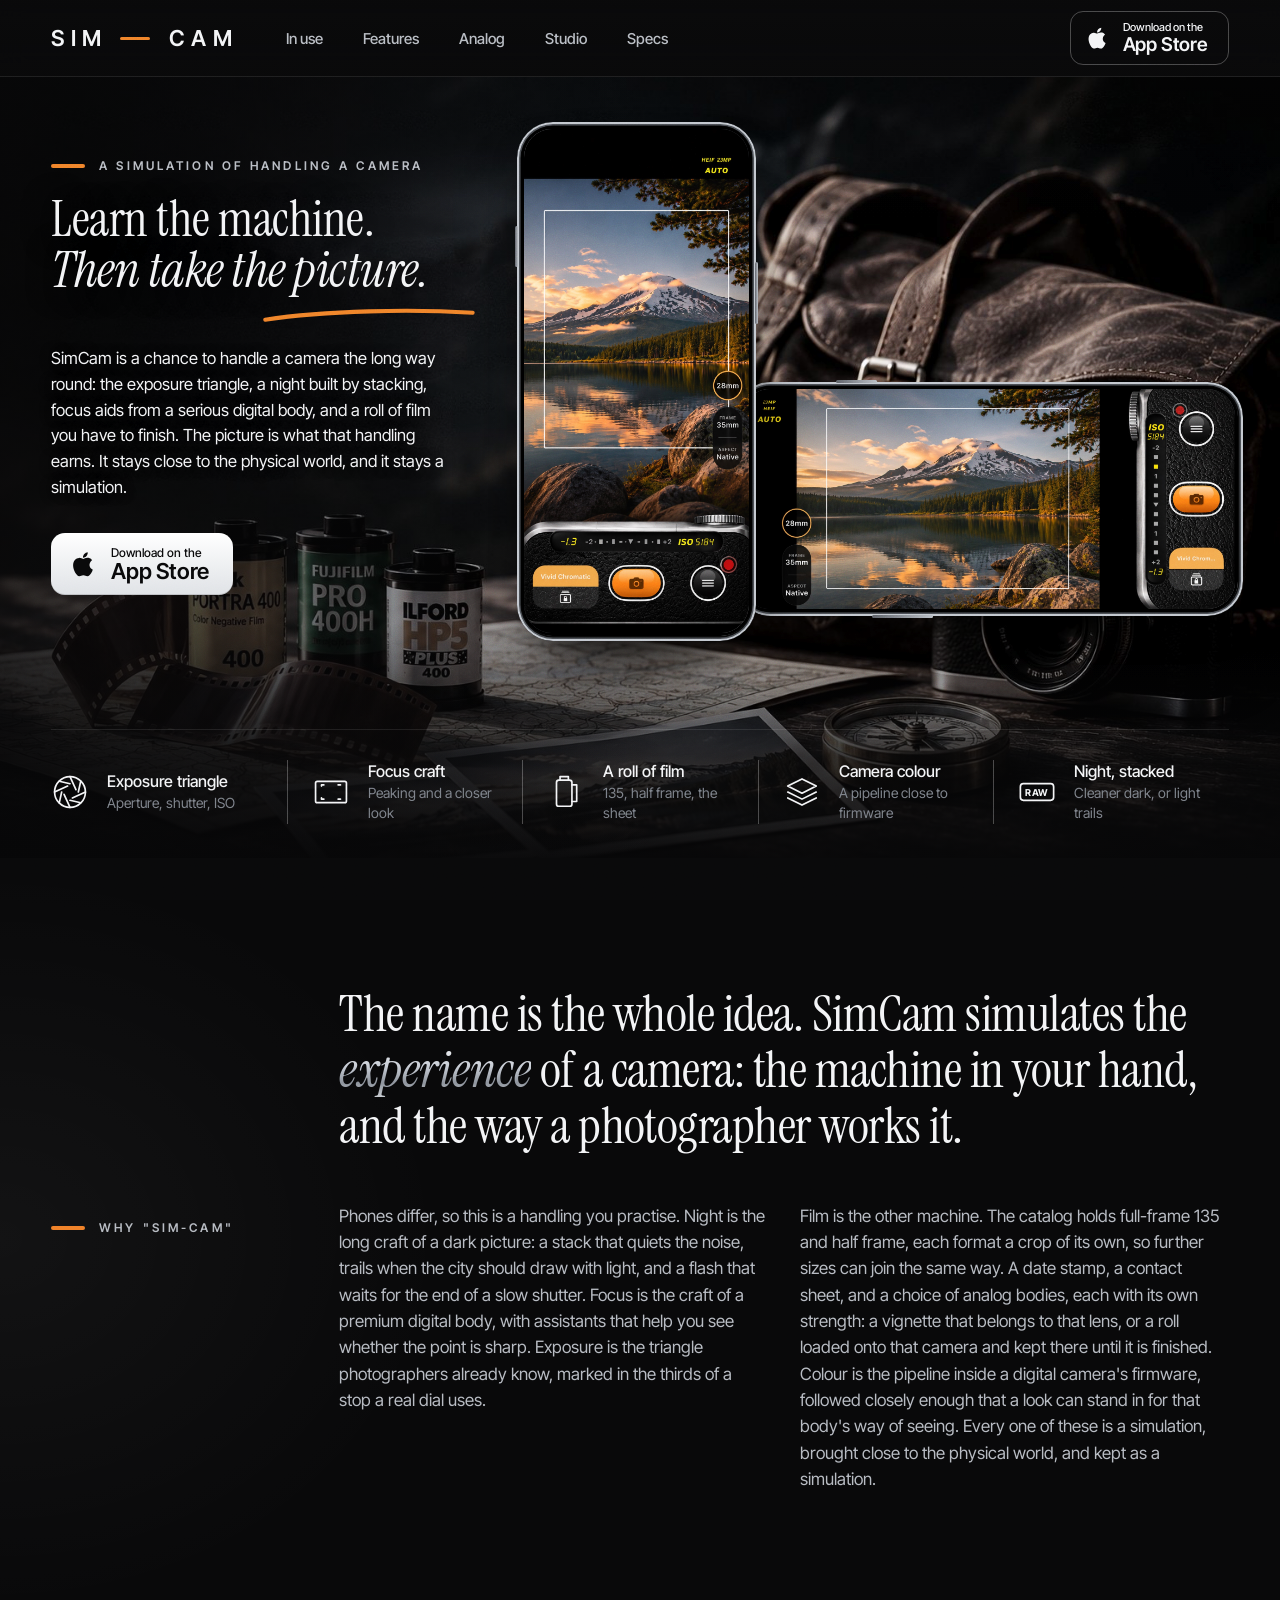
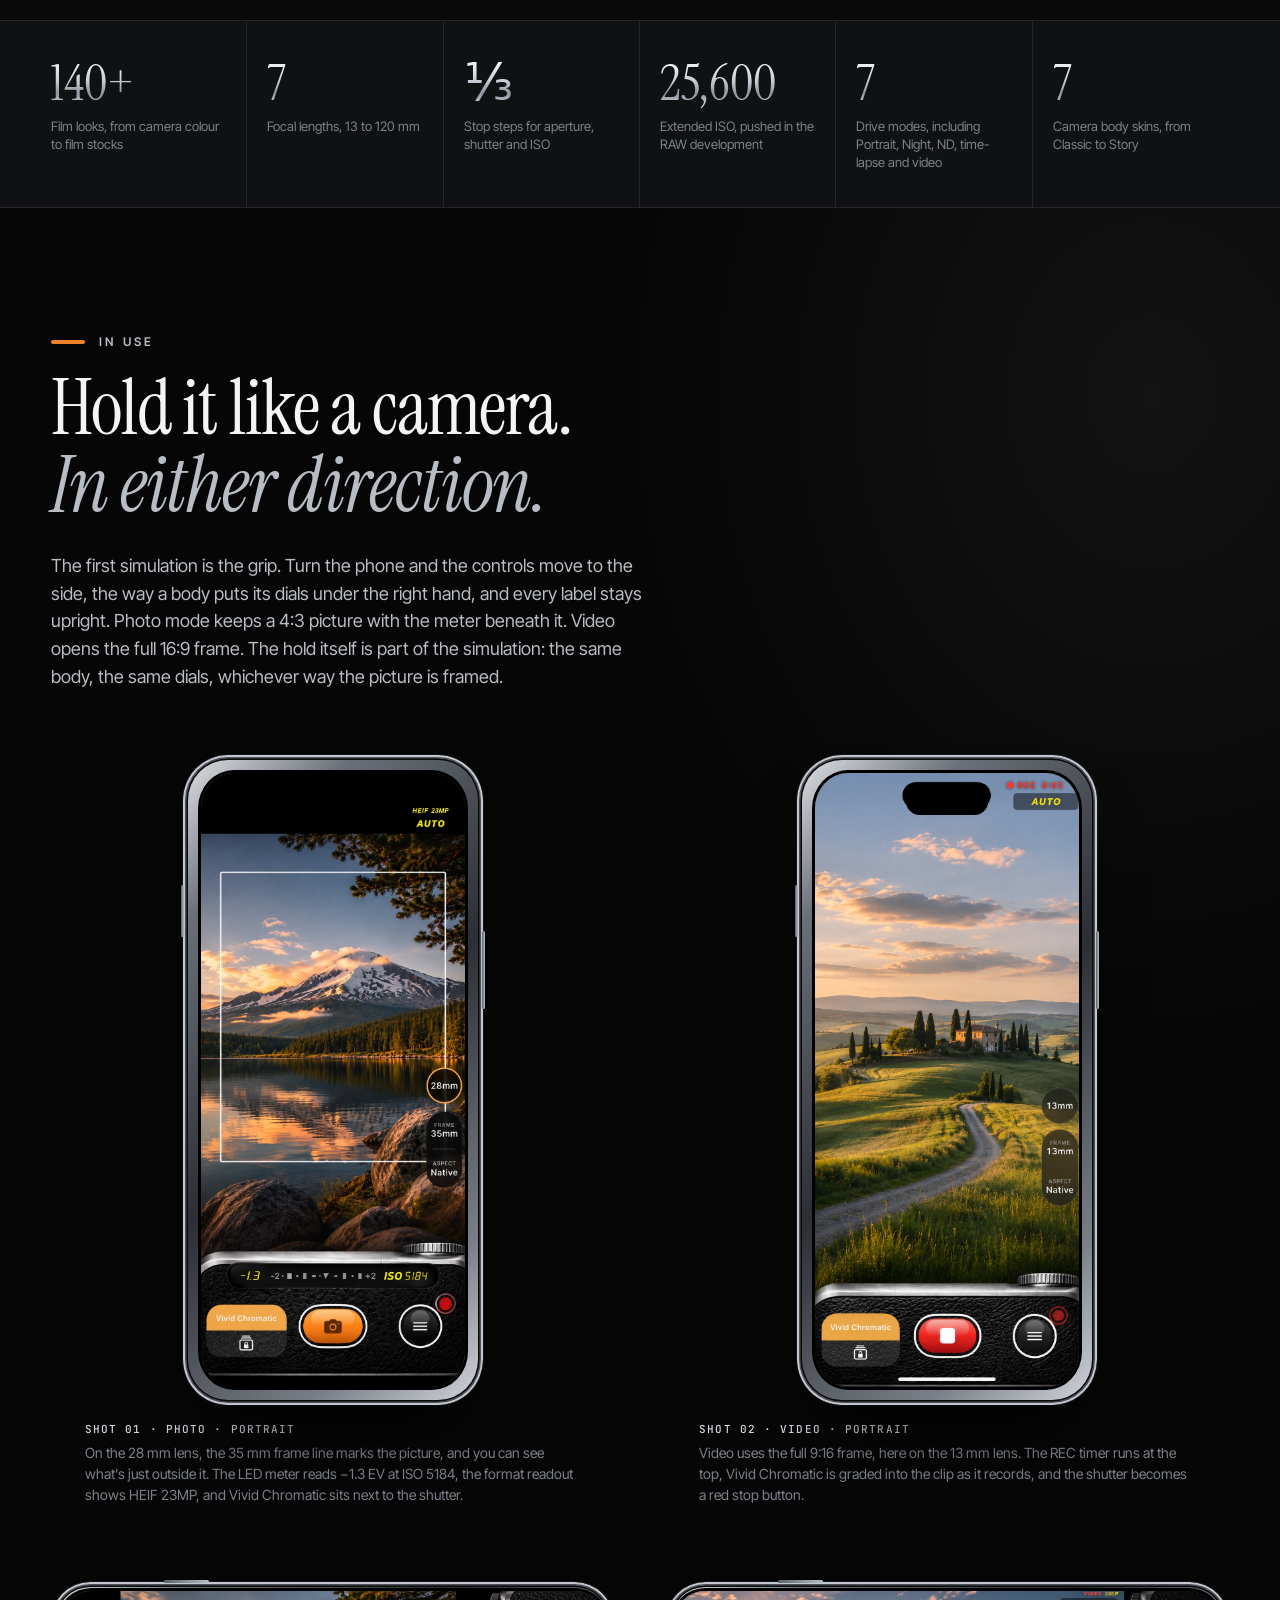
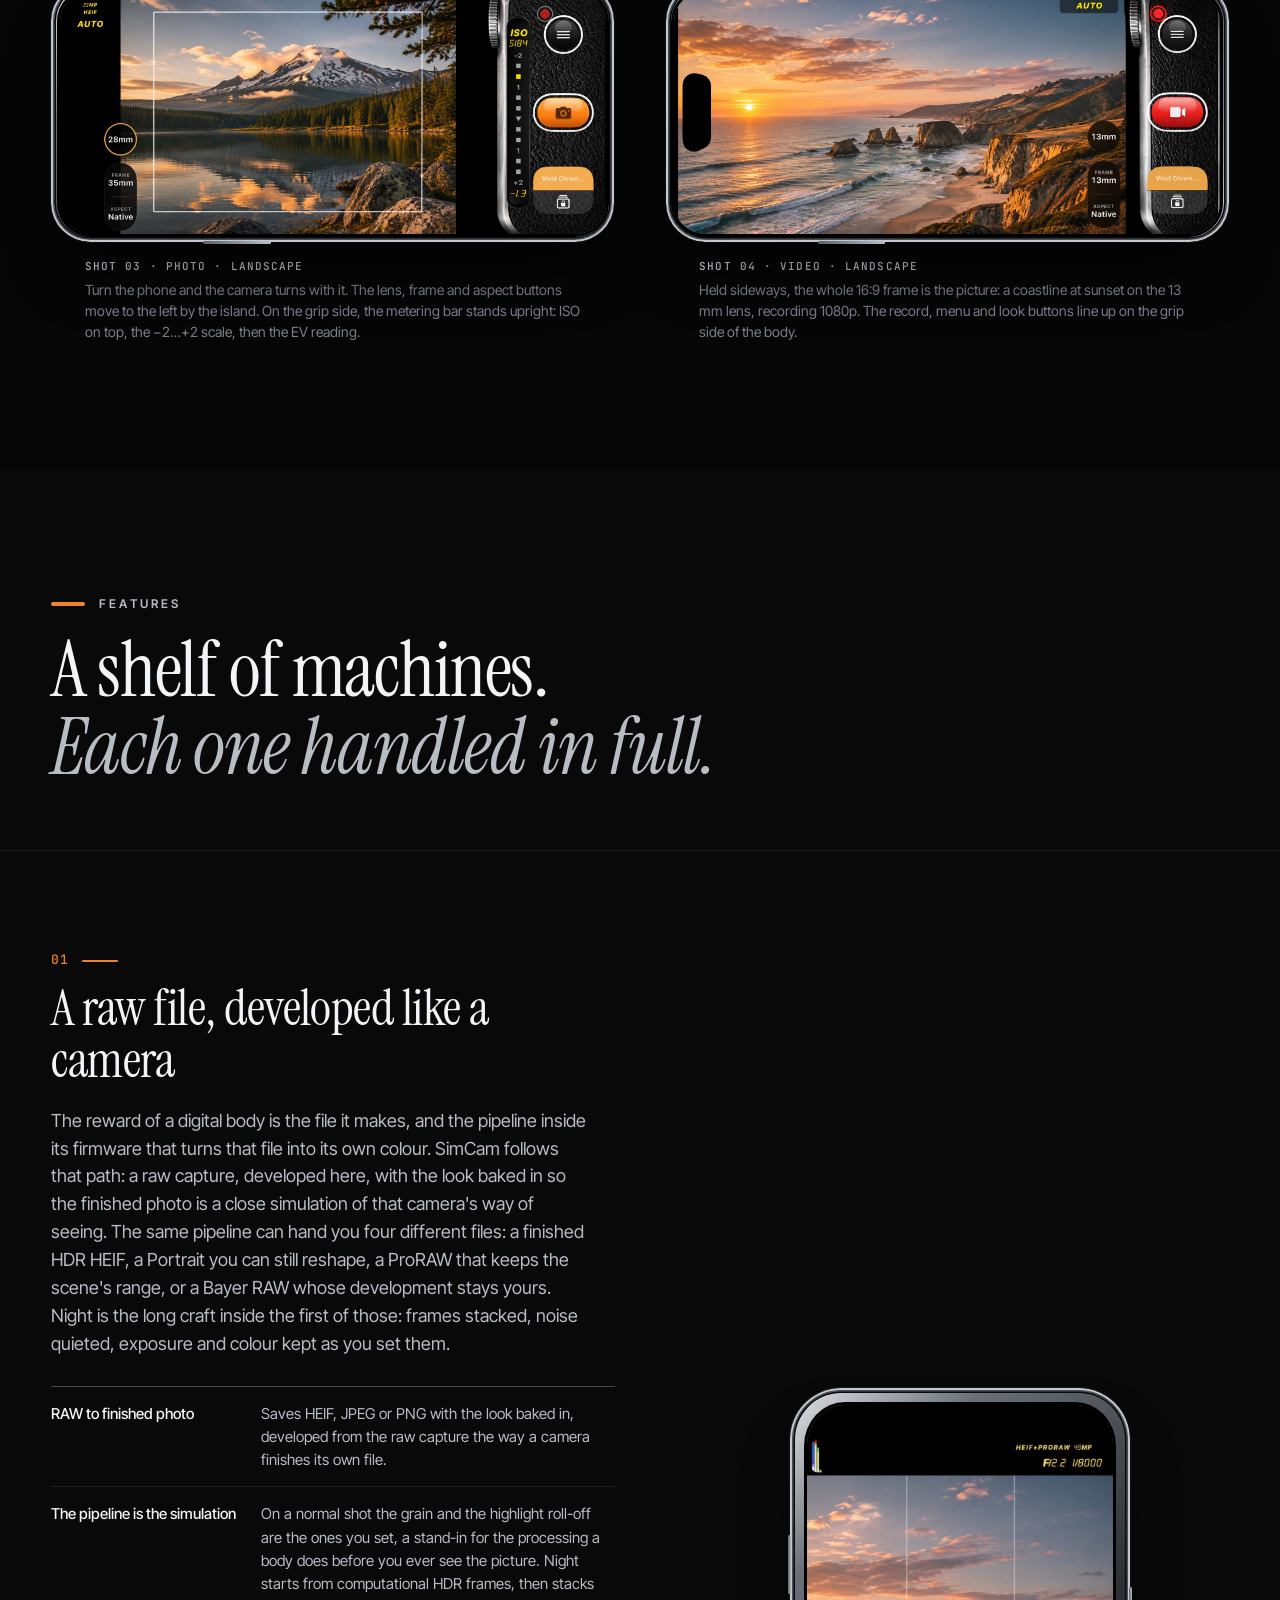
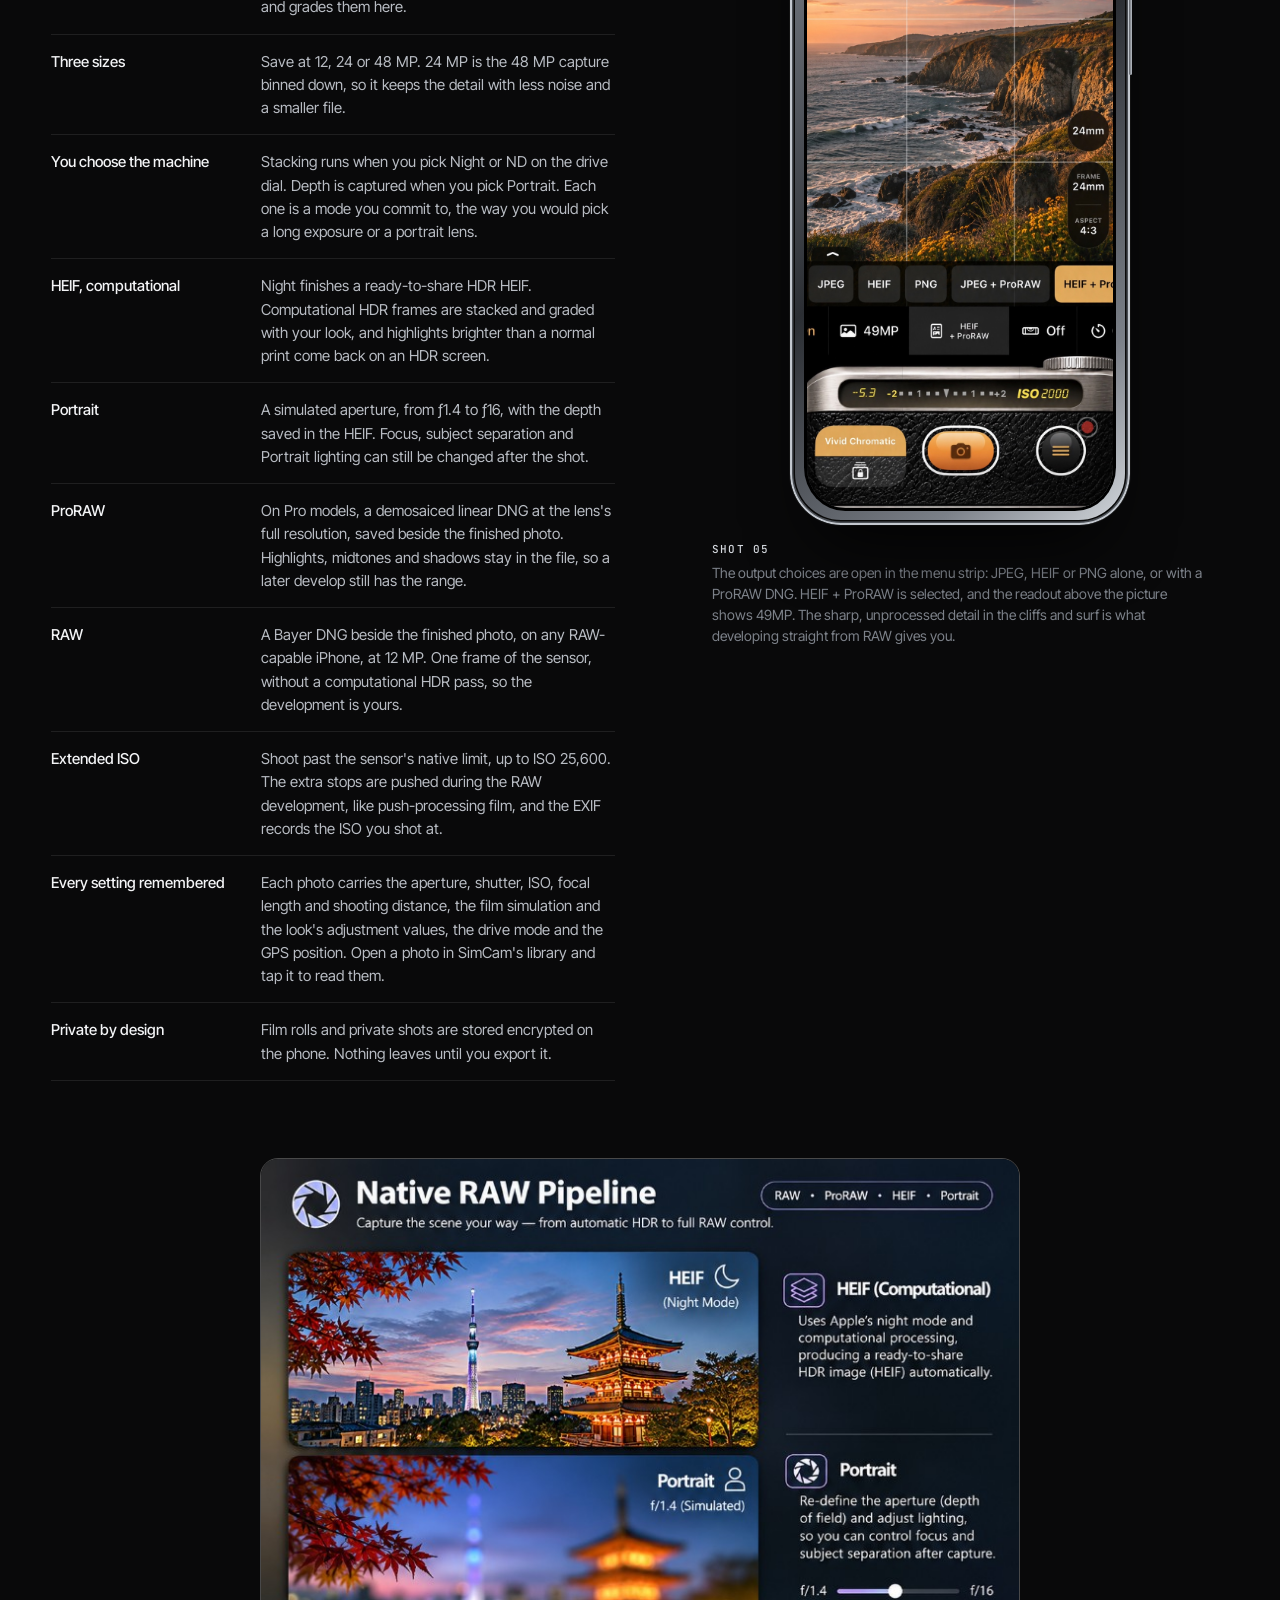
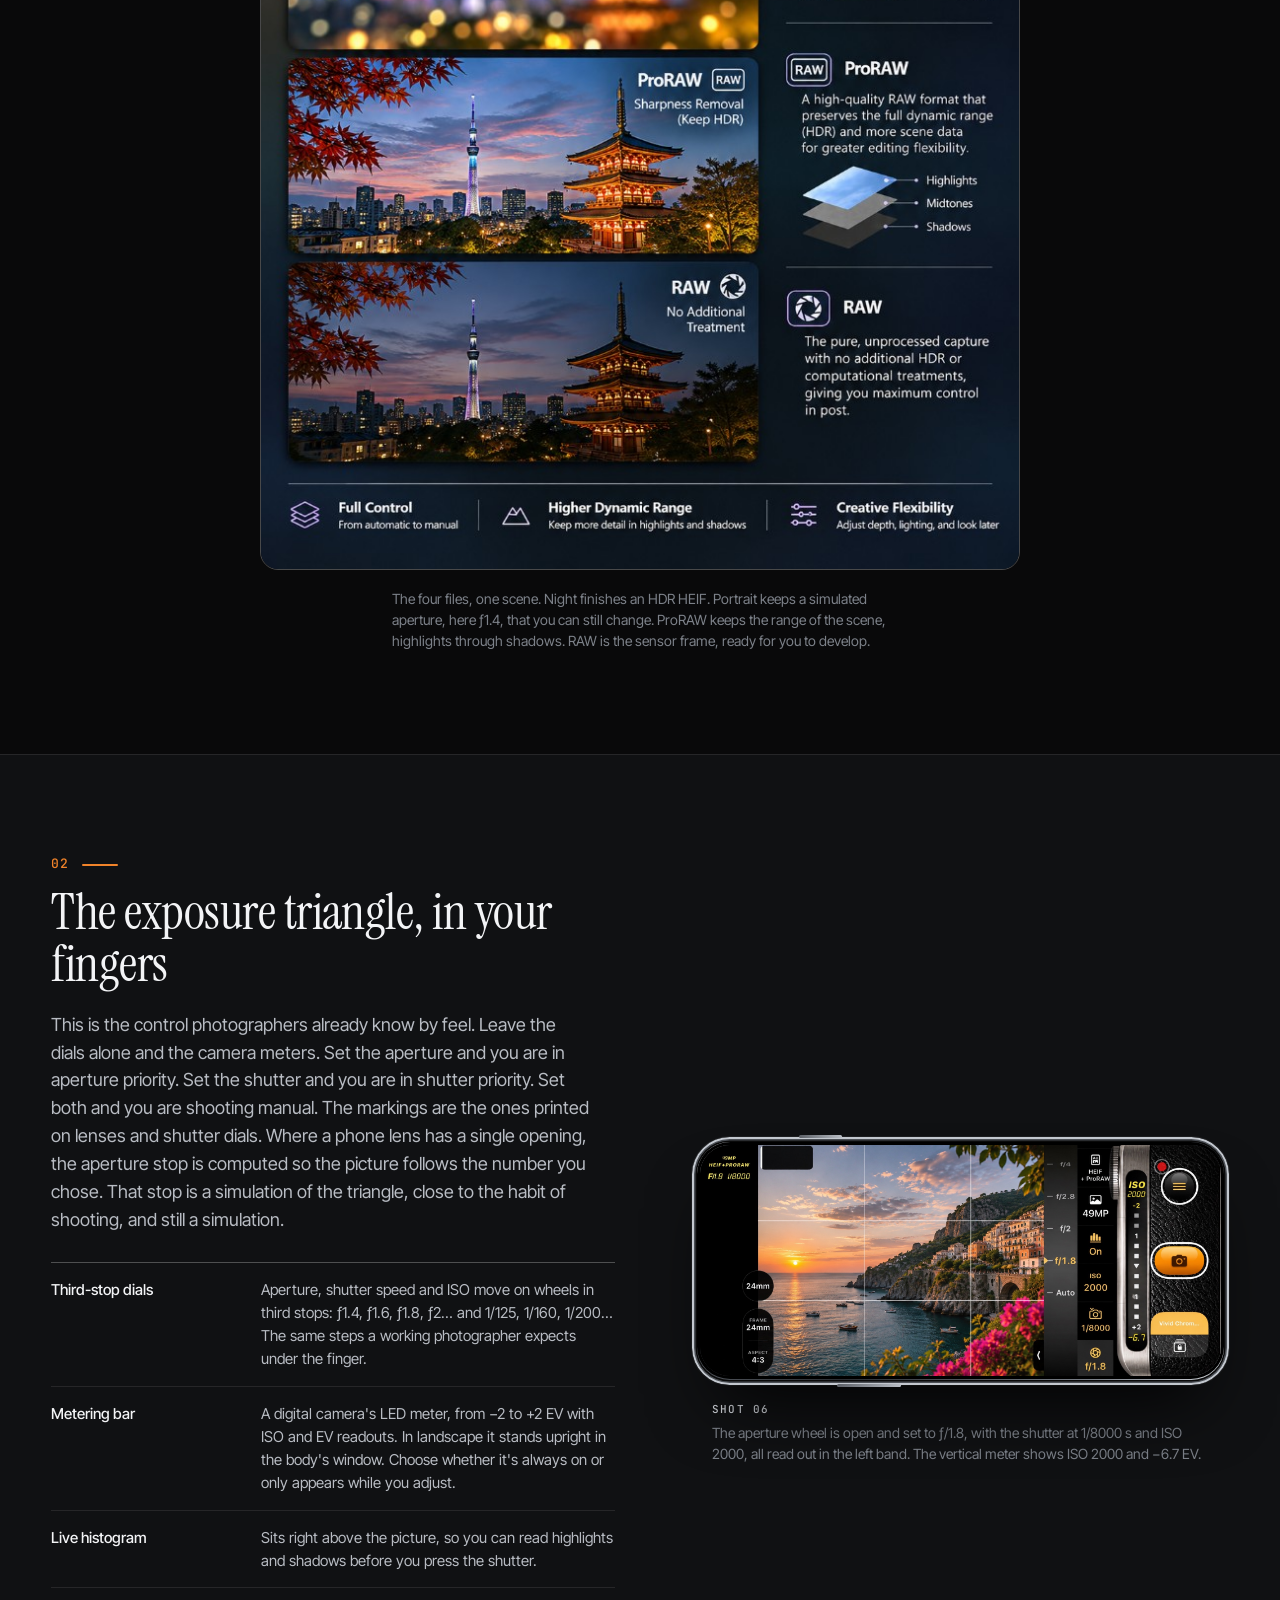
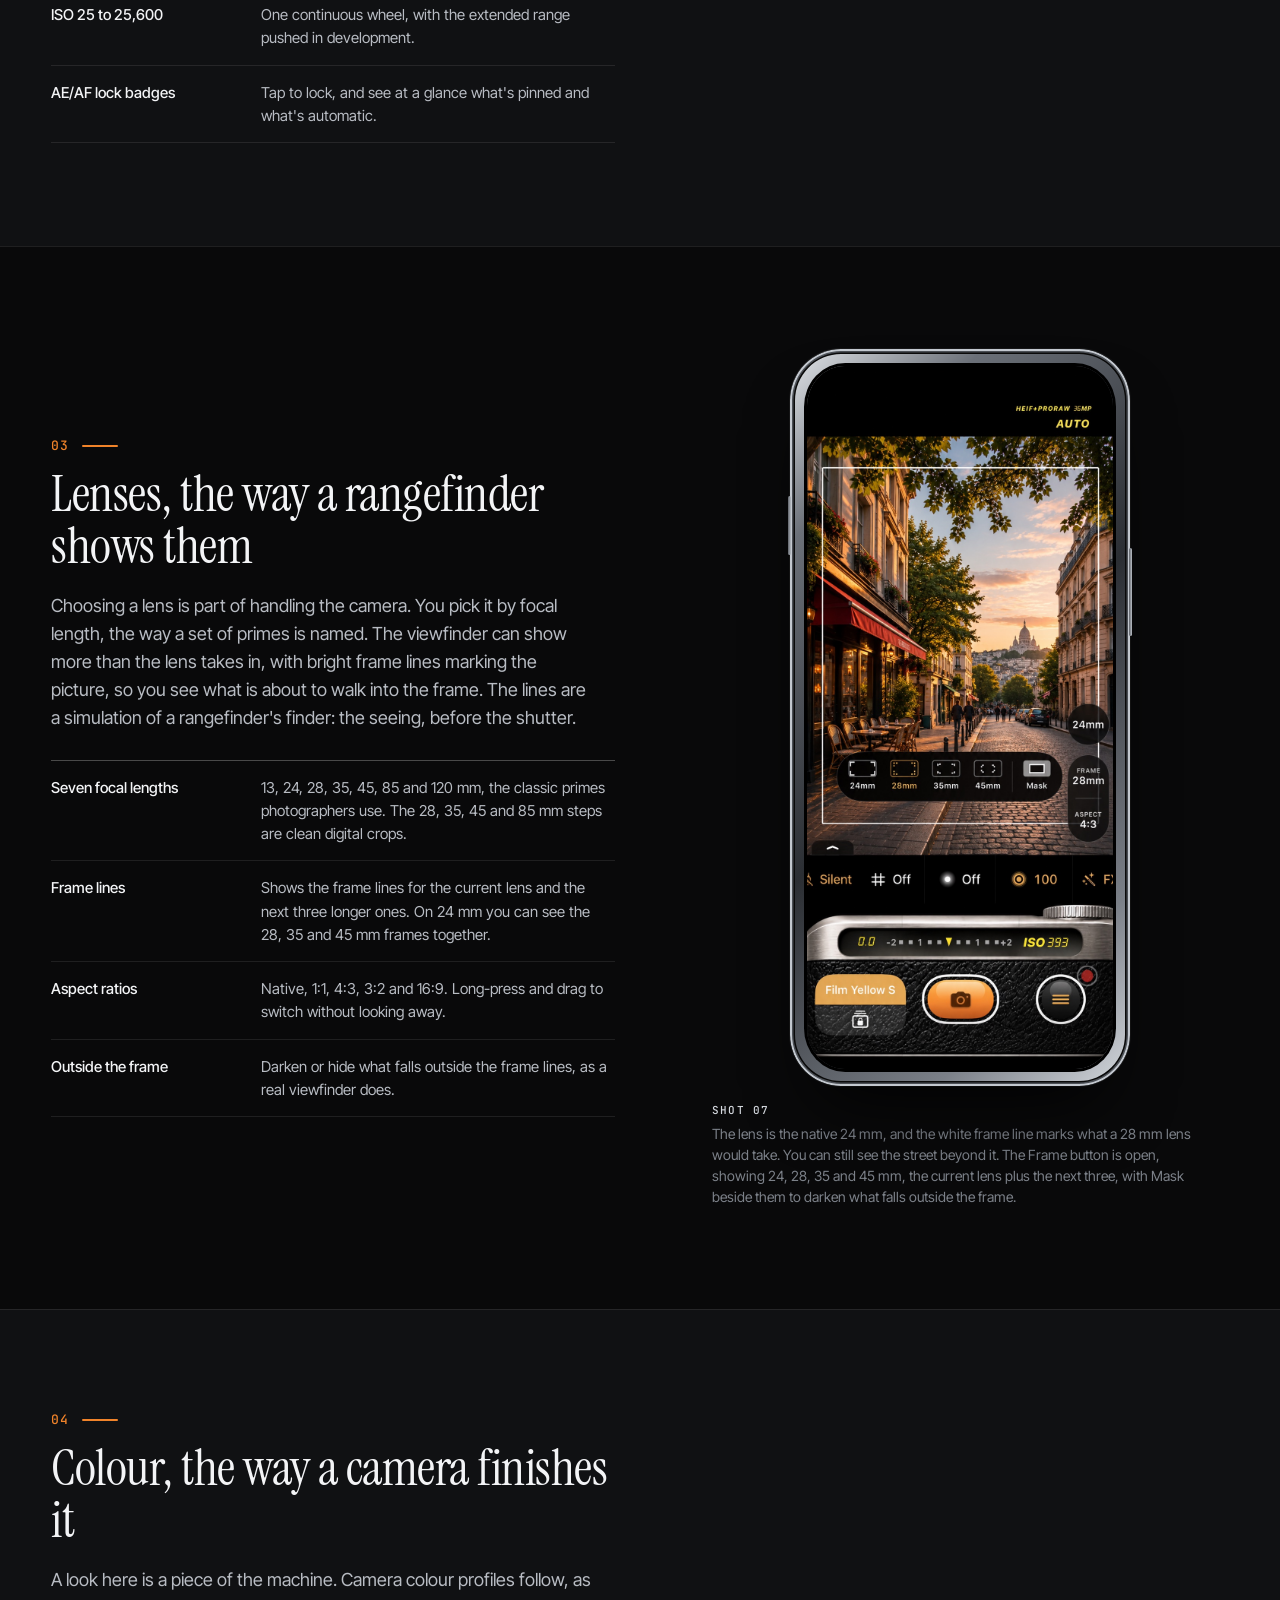
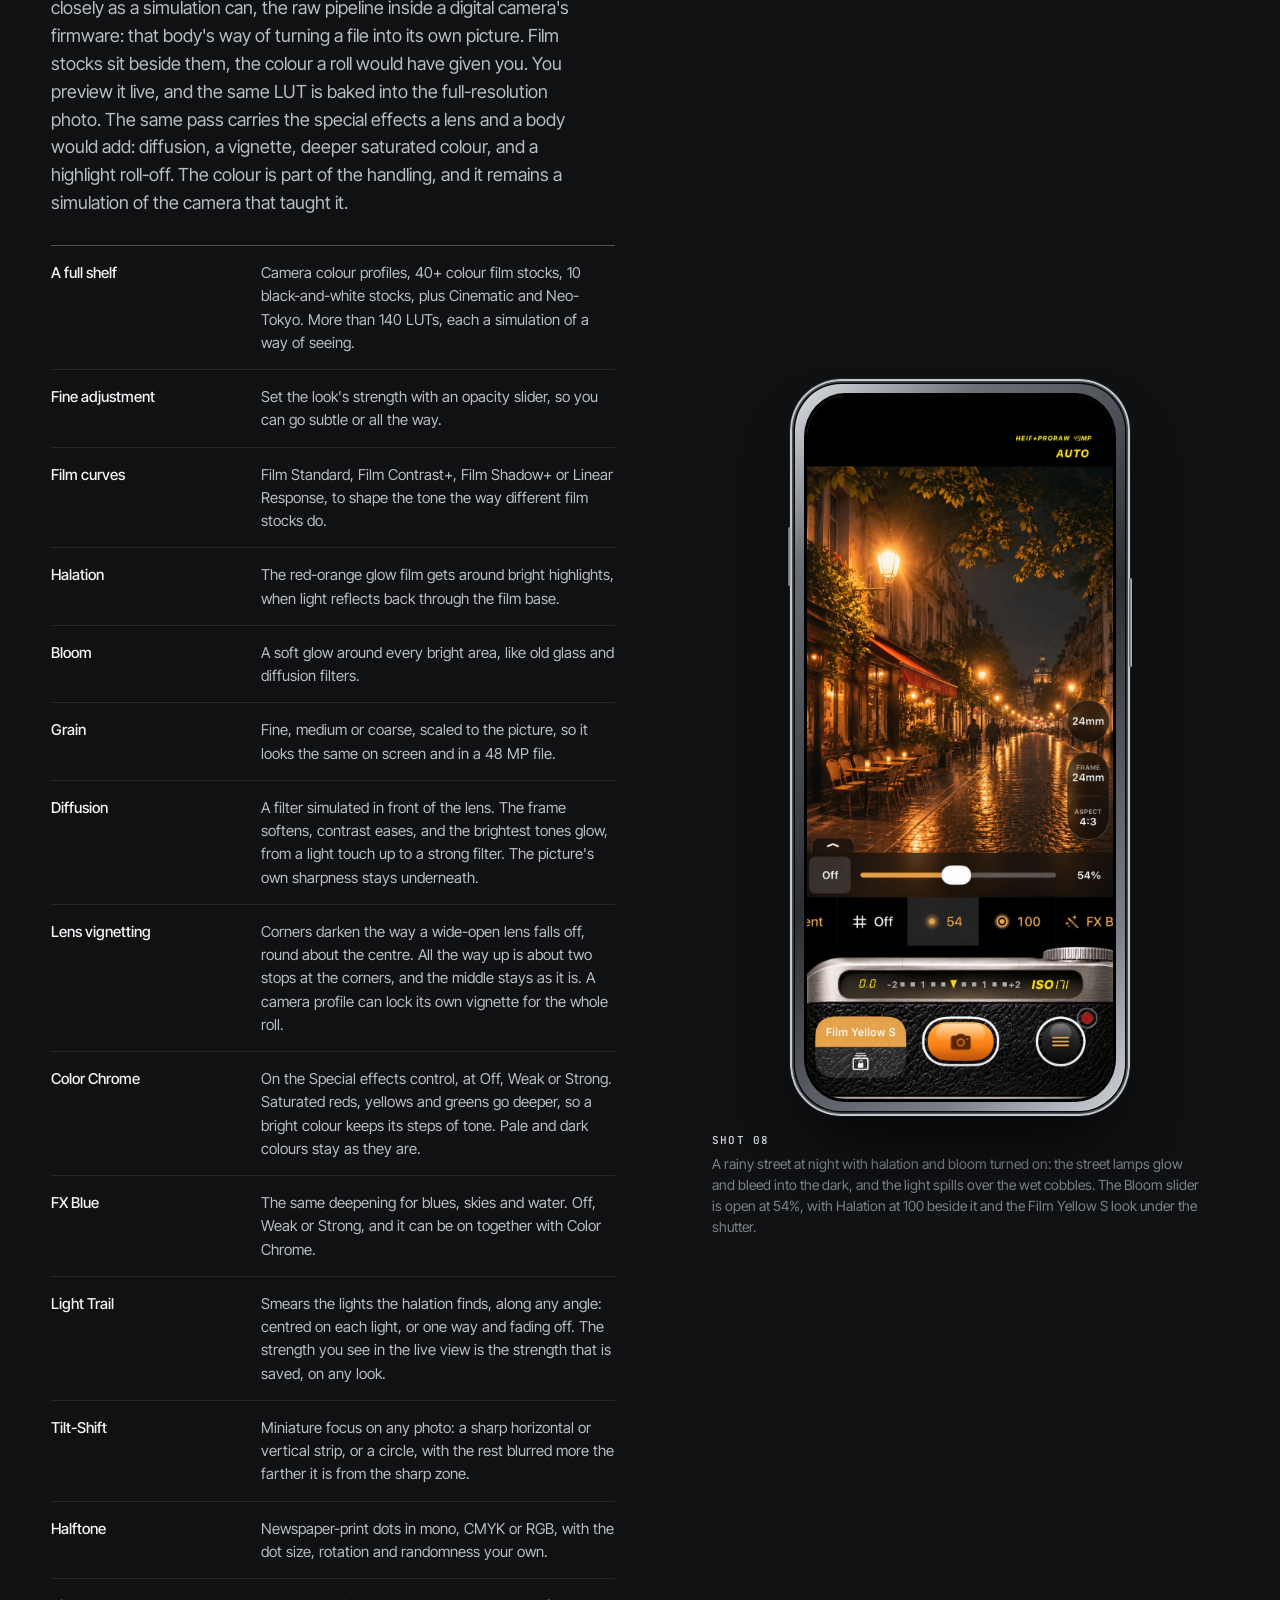
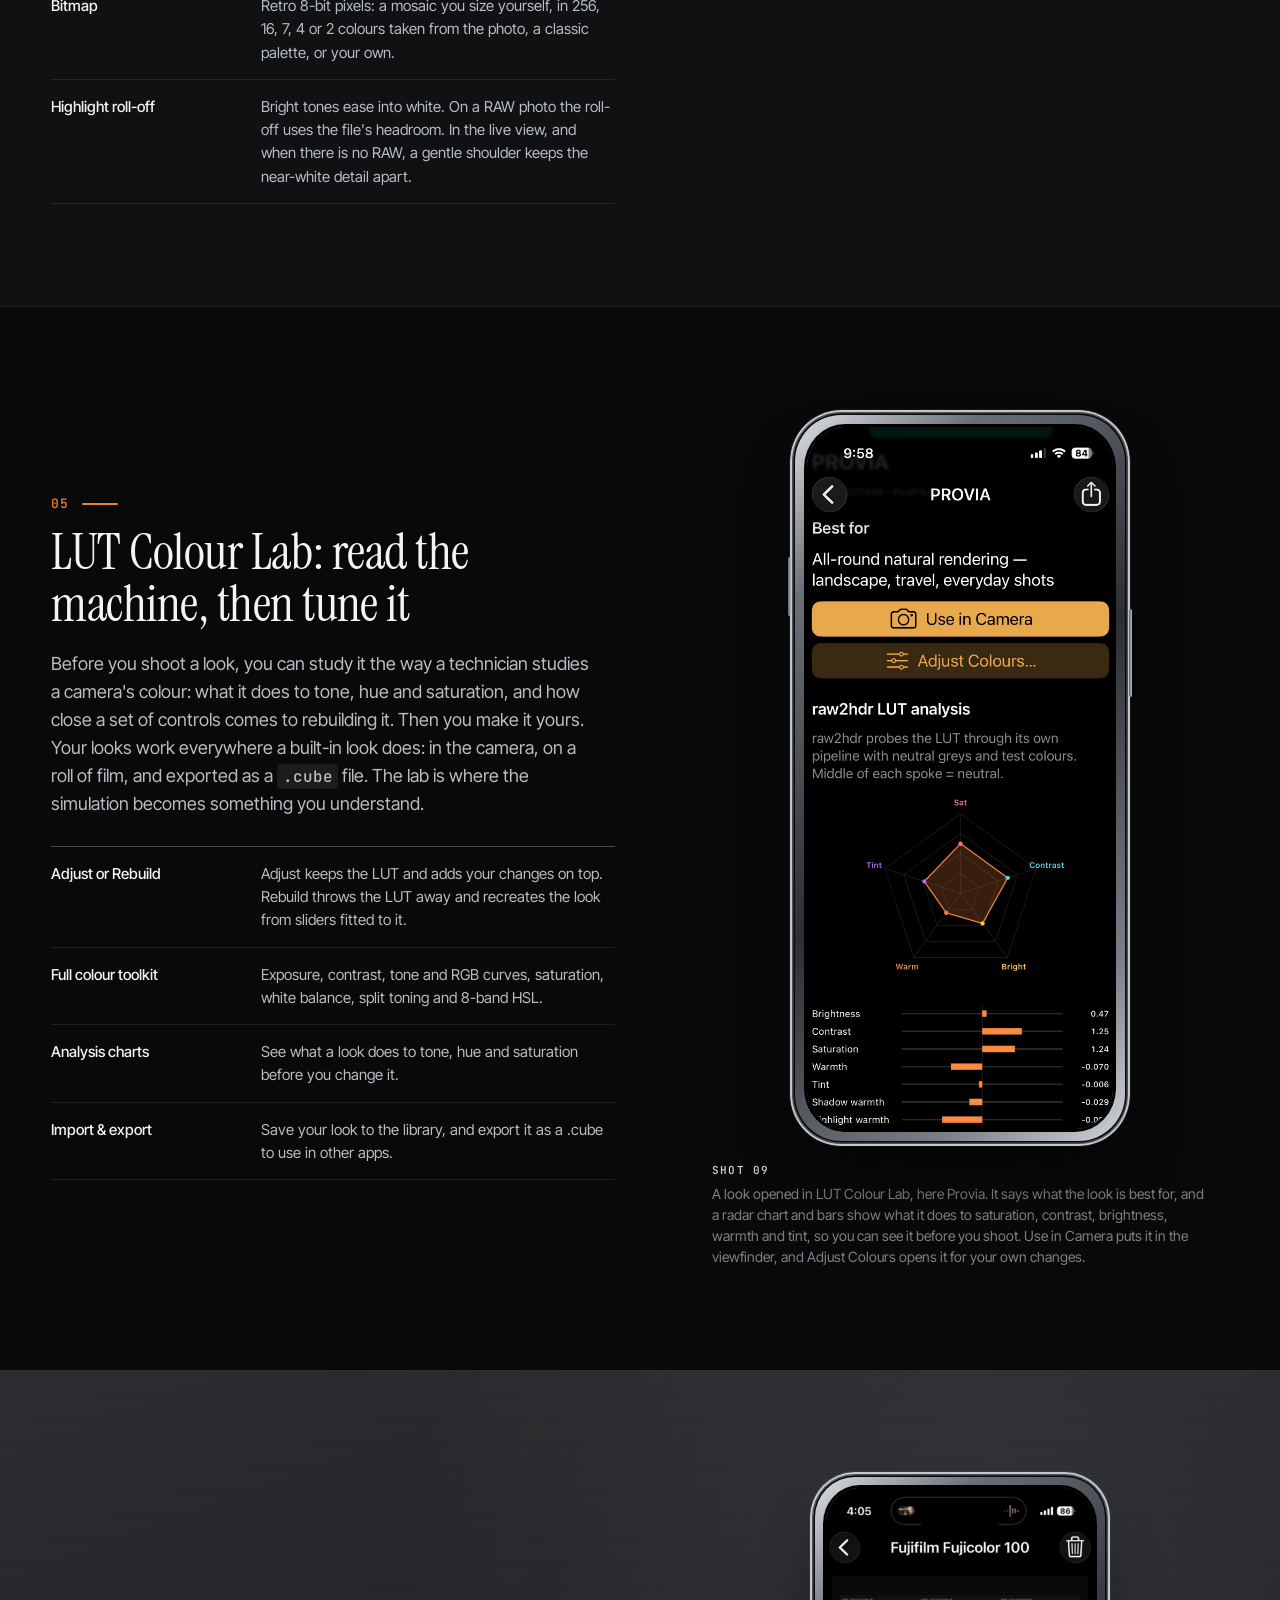
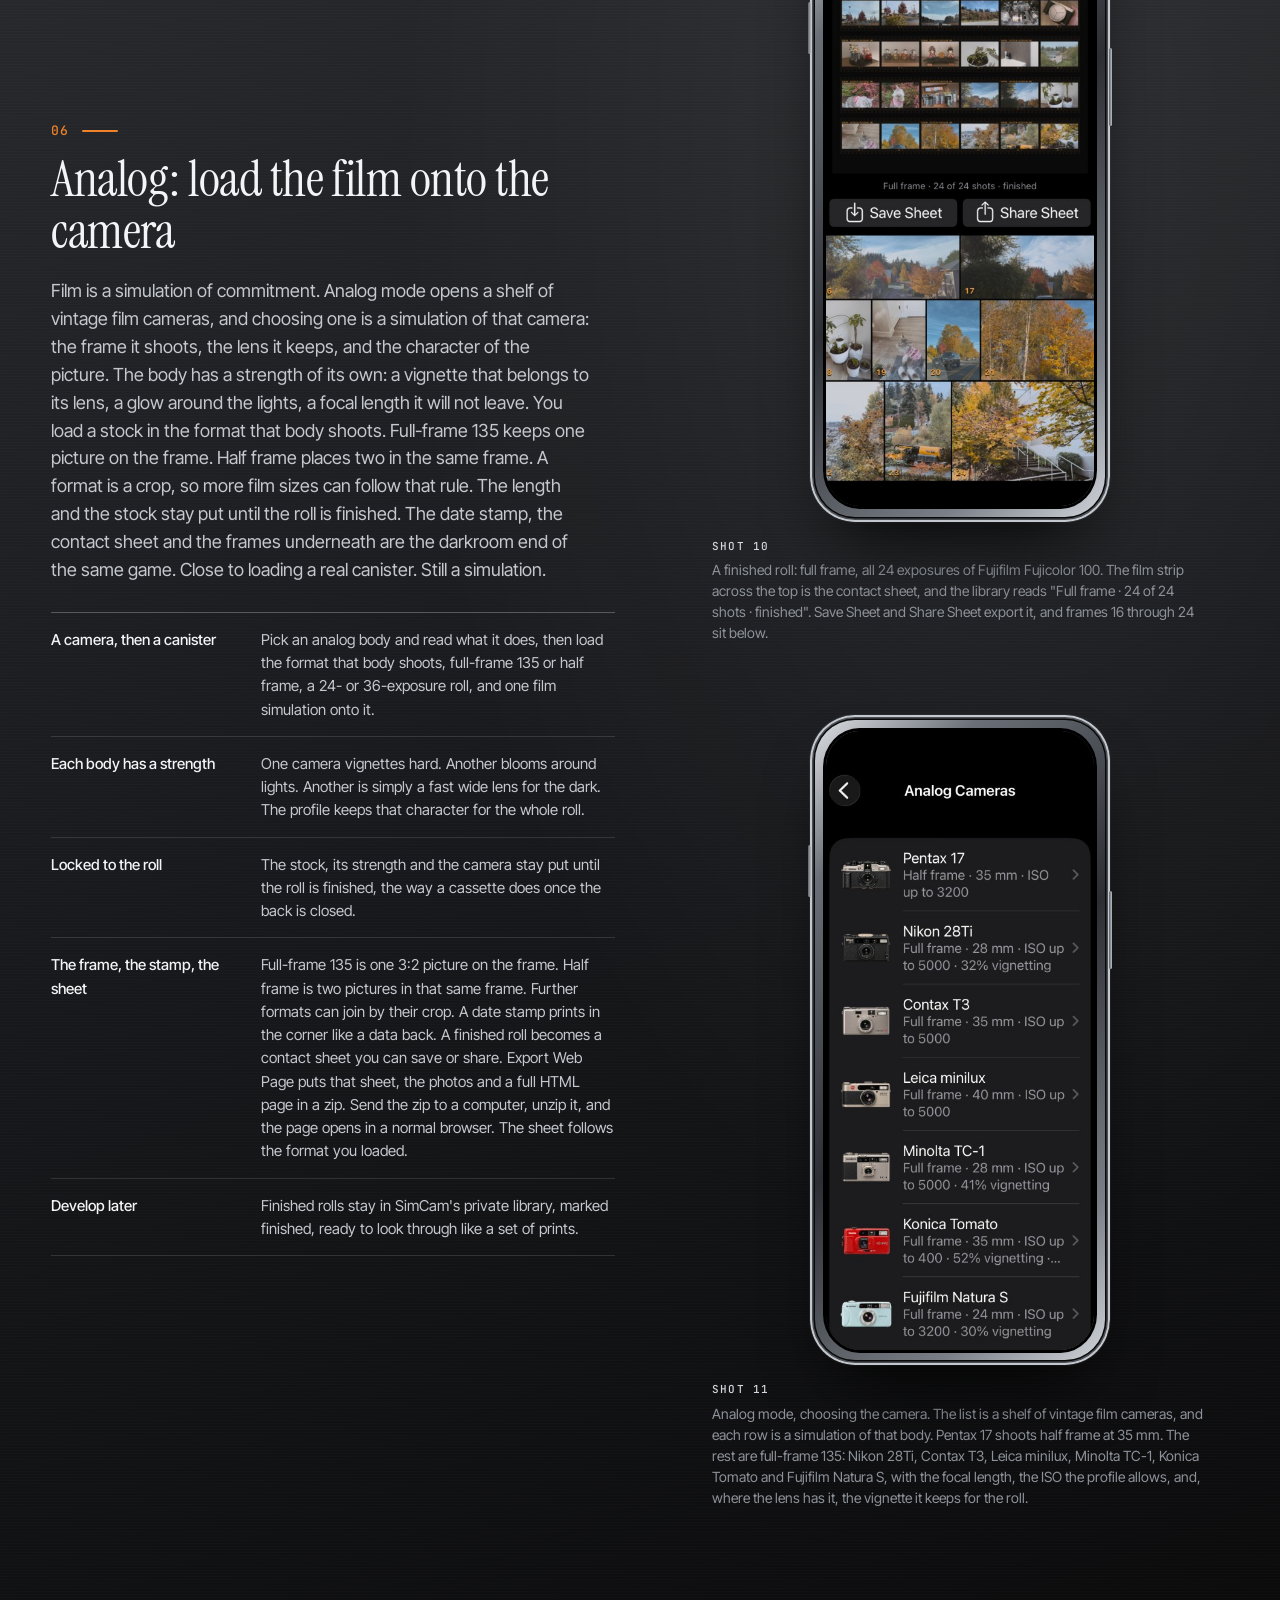
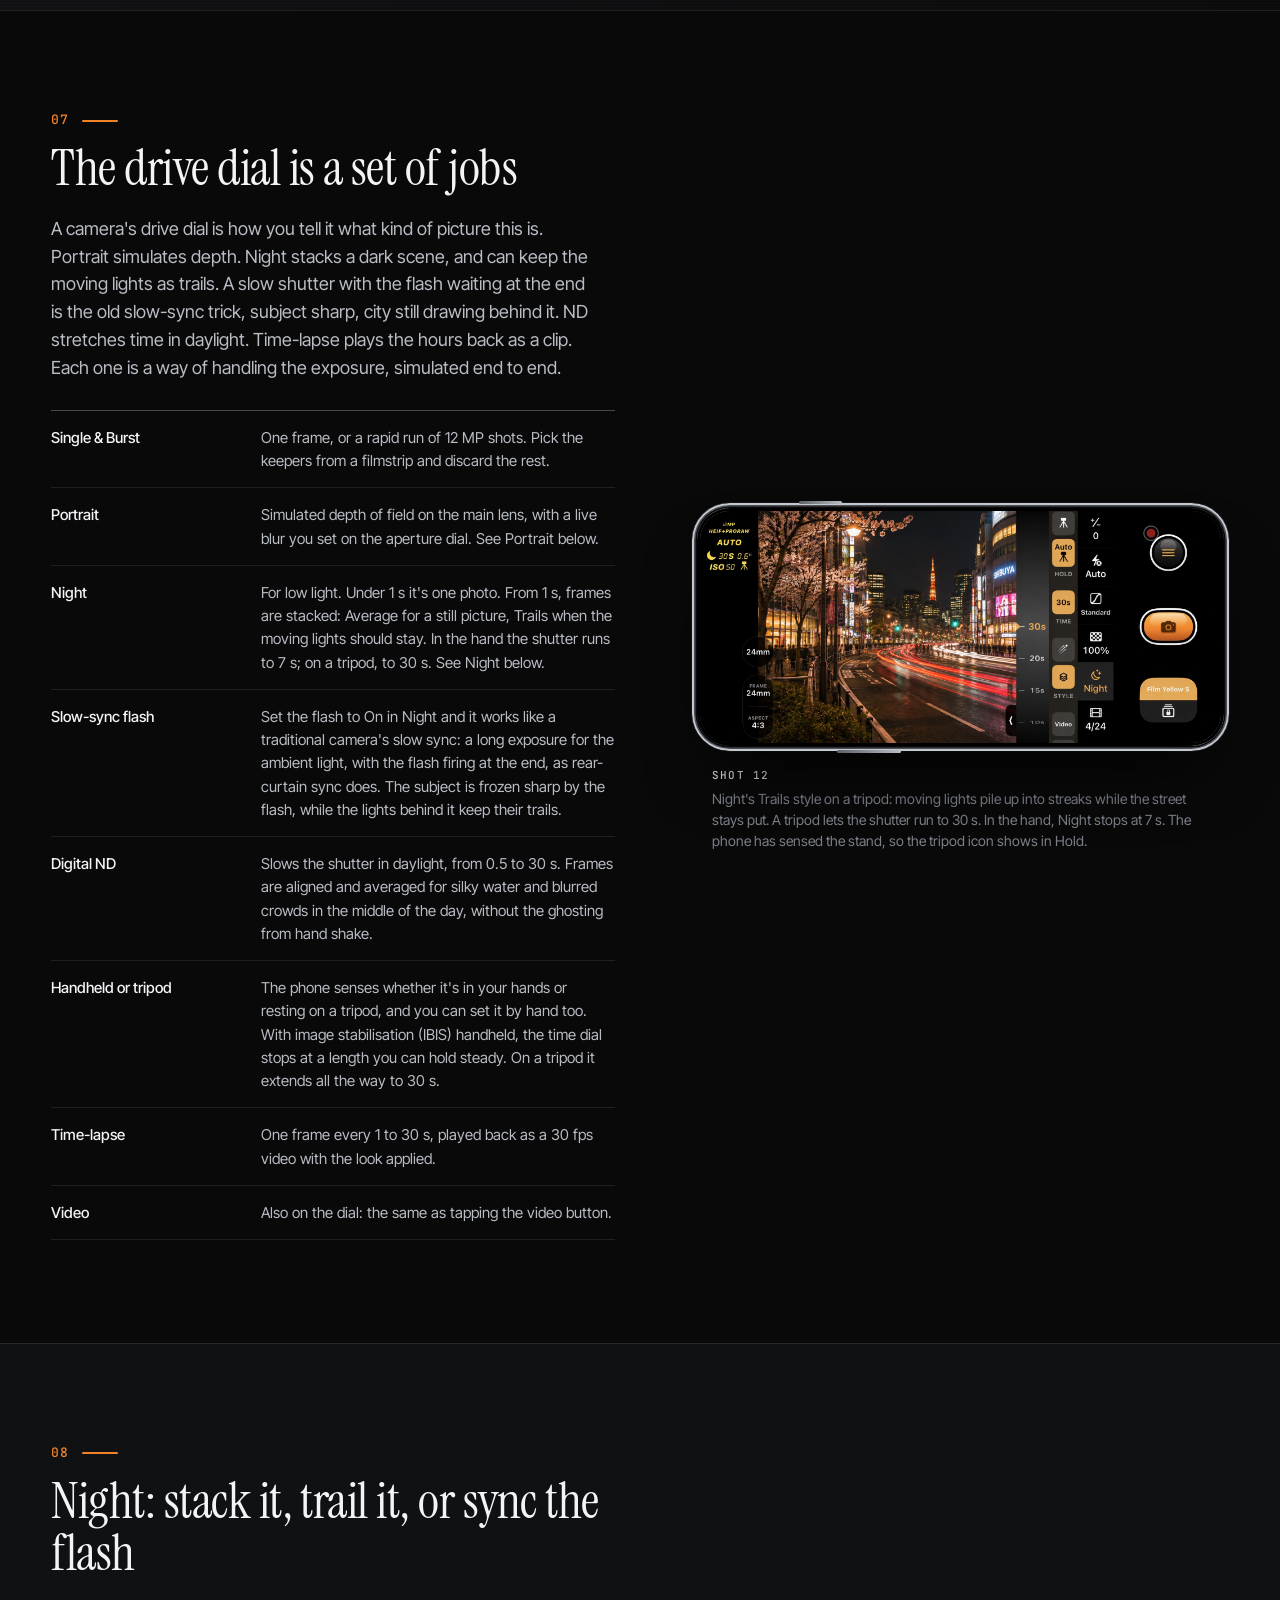
<file: index.html>
<!doctype html>
<html lang="en">
<head>
  <meta charset="utf-8">
  <meta name="viewport" content="width=device-width, initial-scale=1">
  <title>SimCam — Handle the camera</title>
  <meta name="description" content="SimCam simulates the experience of handling a camera: night stacking and light trails, focus assistants, the exposure triangle, slow-sync flash, film rolls and contact sheets, a RAW studio for files from other cameras, and a colour pipeline close to a digital camera's own firmware. A simulation, kept close to the real thing.">
  <link rel="preconnect" href="https://fonts.googleapis.com">
  <link rel="preconnect" href="https://fonts.gstatic.com" crossorigin>
  <link href="https://fonts.googleapis.com/css2?family=Instrument+Serif:ital@0;1&family=Inter+Tight:wght@400;500;600;700&family=JetBrains+Mono:wght@400;500&display=swap" rel="stylesheet">
  <link rel="stylesheet" href="styles.css">
</head>
<body>

  <!-- ───────────── Header ───────────── -->
  <header class="site-header">
    <div class="wrap header-row">
      <a class="wordmark" href="#top" aria-label="SimCam home">SIM<span class="dash"></span>CAM</a>
      <nav class="nav" aria-label="Sections">
        <a href="#screens">In use</a>
        <a href="#features">Features</a>
        <a href="#analog">Analog</a>
        <a href="#studio">Studio</a>
        <a href="#specs">Specs</a>
      </nav>
      <a class="btn btn-outline" href="https://apps.apple.com/us/app/sim-cam/id6829982603" data-app-store>
        <svg viewBox="0 0 24 24" aria-hidden="true"><path d="M16.4 12.6c0-2.4 2-3.6 2.1-3.7-1.1-1.7-2.9-1.9-3.5-1.9-1.5-.2-2.9.9-3.7.9-.8 0-1.9-.9-3.2-.8-1.6 0-3.1 1-4 2.4-1.7 3-.4 7.4 1.2 9.8.8 1.2 1.8 2.5 3 2.4 1.2 0 1.7-.8 3.2-.8 1.5 0 1.9.8 3.2.8 1.3 0 2.2-1.2 3-2.4.9-1.4 1.3-2.7 1.3-2.8 0 0-2.6-1-2.6-3.9zM14 5.5c.7-.8 1.1-1.9 1-3-1 0-2.1.7-2.8 1.5-.6.7-1.2 1.8-1 2.9 1 .1 2.1-.6 2.8-1.4z"/></svg>
        <span><small>Download on the</small>App Store</span>
      </a>
    </div>
  </header>

  <main id="top">

    <!-- ───────────── Hero ───────────── -->
    <section class="hero">
      <div class="wrap hero-grid">
        <div class="hero-copy">
          <p class="eyebrow">A simulation of handling a camera</p>
          <h1 class="hero-title">
            Learn the machine.<br>
            <em>Then take the picture.</em>
          </h1>
          <svg class="swoosh" viewBox="0 0 200 12" preserveAspectRatio="none" aria-hidden="true"><path d="M2 10 C 60 2, 140 1, 198 4"/></svg>
          <p class="hero-lede">
            SimCam is a chance to handle a camera the long way round: the exposure triangle,
            a night built by stacking, focus aids from a serious digital body, and a roll of
            film you have to finish. The picture is what that handling earns. It stays close
            to the physical world, and it stays a simulation.
          </p>
          <div class="cta-row">
            <a class="btn btn-light" href="https://apps.apple.com/us/app/sim-cam/id6829982603" data-app-store>
              <svg viewBox="0 0 24 24" aria-hidden="true"><path d="M16.4 12.6c0-2.4 2-3.6 2.1-3.7-1.1-1.7-2.9-1.9-3.5-1.9-1.5-.2-2.9.9-3.7.9-.8 0-1.9-.9-3.2-.8-1.6 0-3.1 1-4 2.4-1.7 3-.4 7.4 1.2 9.8.8 1.2 1.8 2.5 3 2.4 1.2 0 1.7-.8 3.2-.8 1.5 0 1.9.8 3.2.8 1.3 0 2.2-1.2 3-2.4.9-1.4 1.3-2.7 1.3-2.8 0 0-2.6-1-2.6-3.9zM14 5.5c.7-.8 1.1-1.9 1-3-1 0-2.1.7-2.8 1.5-.6.7-1.2 1.8-1 2.9 1 .1 2.1-.6 2.8-1.4z"/></svg>
              <span><small>Download on the</small>App Store</span>
            </a>
          </div>
        </div>

        <div class="hero-stage">
          <div class="stage-phones">
          <figure class="device-fig stage-portrait">
            <div class="phone" data-shot="hero-portrait-photo.jpg">
              <div class="screen"><img src="screens/hero-portrait-photo.jpg" alt="SimCam in portrait: a mountain lake at golden hour with the 35 mm frame line, the 28 mm lens button and the LED metering bar"></div>
            </div>
          </figure>
          <figure class="device-fig stage-landscape">
            <div class="phone landscape" data-shot="hero-landscape-photo.jpg">
              <div class="screen"><img src="screens/hero-landscape-photo.jpg" alt="SimCam in landscape: the same mountain lake with the vertical metering bar and shutter on the camera body skin"></div>
            </div>
          </figure>
          </div>
        </div>
      </div>

      <div class="wrap">
        <ul class="hero-bar">
          <li>
            <svg viewBox="0 0 32 32" aria-hidden="true"><circle cx="16" cy="16" r="13"/><path d="M16 3l5 11M29 16l-11 5M16 29l-5-11M3 16l11-5M7 7l9 2M25 7l-2 9M25 25l-9-2M7 25l2-9"/></svg>
            <span><b>Exposure triangle</b>Aperture, shutter, ISO</span>
          </li>
          <li>
            <svg viewBox="0 0 32 32" aria-hidden="true"><rect x="3" y="7" width="26" height="18" rx="1.5"/><path d="M8 11v-1h2M24 10h-2M8 21v1h2M24 22h-2" /></svg>
            <span><b>Focus craft</b>Peaking and a closer look</span>
          </li>
          <li>
            <svg viewBox="0 0 32 32" aria-hidden="true"><rect x="8" y="6" width="13" height="22" rx="2"/><path d="M11 6V3h7v3M21 10h4v14h-4"/></svg>
            <span><b>A roll of film</b>135, half frame, the sheet</span>
          </li>
          <li>
            <svg viewBox="0 0 32 32" aria-hidden="true"><path d="M16 5l12 6-12 6-12-6zM4 16l12 6 12-6M4 21l12 6 12-6"/></svg>
            <span><b>Camera colour</b>A pipeline close to firmware</span>
          </li>
          <li>
            <svg viewBox="0 0 32 32" aria-hidden="true"><rect x="2" y="9" width="28" height="14" rx="2.5"/><text x="16" y="19.6" text-anchor="middle">RAW</text></svg>
            <span><b>Night, stacked</b>Cleaner dark, or light trails</span>
          </li>
        </ul>
      </div>
    </section>

    <!-- ───────────── Thesis ───────────── -->
    <section class="thesis">
      <div class="wrap thesis-grid">
        <p class="kicker">Why "Sim-Cam"</p>
        <div>
          <p class="thesis-lead">
            The name is the whole idea. SimCam simulates the <em>experience</em> of a camera:
            the machine in your hand, and the way a photographer works it.
          </p>
          <div class="thesis-cols">
            <p>
              Phones differ, so this is a handling you practise. Night is the long craft of a
              dark picture: a stack that quiets the noise, trails when the city should draw
              with light, and a flash that waits for the end of a slow shutter. Focus is the
              craft of a premium digital body, with assistants that help you see whether the
              point is sharp. Exposure is the triangle photographers already know, marked in
              the thirds of a stop a real dial uses.
            </p>
            <p>
              Film is the other machine. The catalog holds full-frame 135 and half frame,
              each format a crop of its own, so further sizes can join the same way. A date
              stamp, a contact sheet, and a choice of analog bodies, each with its own
              strength: a vignette that belongs to that lens, or a roll loaded onto that
              camera and kept there until it is finished.
              Colour is the pipeline inside a digital camera's firmware, followed closely
              enough that a look can stand in for that body's way of seeing. Every one of
              these is a simulation, brought close to the physical world, and kept as a
              simulation.
            </p>
          </div>
        </div>
      </div>
    </section>

    <!-- ───────────── Numbers ───────────── -->
    <section class="numbers" aria-label="SimCam in numbers">
      <div class="wrap numbers-grid">
        <div><b>140+</b><span>Film looks, from camera colour to film stocks</span></div>
        <div><b>7</b><span>Focal lengths, 13 to 120 mm</span></div>
        <div><b>⅓</b><span>Stop steps for aperture, shutter and ISO</span></div>
        <div><b>25,600</b><span>Extended ISO, pushed in the RAW development</span></div>
        <div><b>7</b><span>Drive modes, including Portrait, Night, ND, time-lapse and video</span></div>
        <div><b>7</b><span>Camera body skins, from Classic to Story</span></div>
      </div>
    </section>

    <!-- ───────────── In use: four orientations ───────────── -->
    <section class="screens" id="screens">
      <div class="wrap">
        <header class="section-head">
          <p class="kicker">In use</p>
          <h2>Hold it like a camera.<br><em>In either direction.</em></h2>
          <p class="section-intro">
            The first simulation is the grip. Turn the phone and the controls move to the side,
            the way a body puts its dials under the right hand, and every label stays upright.
            Photo mode keeps a 4:3 picture with the meter beneath it. Video opens the full 16:9
            frame. The hold itself is part of the simulation: the same body, the same dials,
            whichever way the picture is framed.
          </p>
        </header>

        <div class="screens-grid">
          <figure class="device-fig">
            <div class="phone" data-shot="hero-portrait-photo.jpg">
              <div class="screen"><img src="screens/hero-portrait-photo.jpg" alt="SimCam held upright: a mountain lake at golden hour with the 35 mm frame line, and the metering bar and shutter row on the camera body skin" loading="lazy"></div>
            </div>
            <figcaption>
              <span class="shot-id">SHOT 01 · Photo · Portrait</span>
              On the 28 mm lens, the 35 mm frame line marks the picture, and you can see what's
              just outside it. The LED meter reads −1.3 EV at ISO 5184, the format readout shows
              HEIF 23MP, and Vivid Chromatic sits next to the shutter.
            </figcaption>
          </figure>
          <figure class="device-fig">
            <div class="phone" data-shot="video-portrait.jpg">
              <div class="screen"><img src="screens/video-portrait.jpg" alt="SimCam recording video upright: Tuscan hills at golden hour filling the 9:16 frame, the REC timer at the top and a red stop button on the camera body skin" loading="lazy"></div>
            </div>
            <figcaption>
              <span class="shot-id">SHOT 02 · Video · Portrait</span>
              Video uses the full 9:16 frame, here on the 13 mm lens. The REC timer runs at the
              top, Vivid Chromatic is graded into the clip as it records, and the shutter becomes
              a red stop button.
            </figcaption>
          </figure>
          <figure class="device-fig wide">
            <div class="phone landscape" data-shot="hero-landscape-photo.jpg">
              <div class="screen"><img src="screens/hero-landscape-photo.jpg" alt="SimCam held sideways: the same mountain lake, with the vertical metering bar and shutter on the grip side of the camera body skin" loading="lazy"></div>
            </div>
            <figcaption>
              <span class="shot-id">SHOT 03 · Photo · Landscape</span>
              Turn the phone and the camera turns with it. The lens, frame and aspect buttons
              move to the left by the island. On the grip side, the metering bar stands upright:
              ISO on top, the −2…+2 scale, then the EV reading.
            </figcaption>
          </figure>
          <figure class="device-fig wide">
            <div class="phone landscape" data-shot="video-landscape.jpg">
              <div class="screen"><img src="screens/video-landscape.jpg" alt="SimCam in video mode held sideways: a coastal sunset filling the 16:9 frame, VIDEO 1080P at the top and a red record button on the grip side" loading="lazy"></div>
            </div>
            <figcaption>
              <span class="shot-id">SHOT 04 · Video · Landscape</span>
              Held sideways, the whole 16:9 frame is the picture: a coastline at sunset on the
              13 mm lens, recording 1080p. The record, menu and look buttons line up on the grip
              side of the body.
            </figcaption>
          </figure>
        </div>
      </div>
    </section>

    <!-- ───────────── Features ───────────── -->
    <section class="features" id="features">
      <div class="wrap">
        <header class="section-head">
          <p class="kicker">Features</p>
          <h2>A shelf of machines.<br><em>Each one handled in full.</em></h2>
        </header>
      </div>

      <!-- 01 -->
      <article class="feature" id="raw">
        <div class="wrap feature-grid">
          <div class="feature-text">
            <p class="feature-no">01</p>
            <h3>A raw file, developed like a camera</h3>
            <p class="feature-lede">
              The reward of a digital body is the file it makes, and the pipeline inside its
              firmware that turns that file into its own colour. SimCam follows that path: a
              raw capture, developed here, with the look baked in so the finished photo is a
              close simulation of that camera's way of seeing. The same pipeline can hand you
              four different files: a finished HDR HEIF, a Portrait you can still reshape, a
              ProRAW that keeps the scene's range, or a Bayer RAW whose development stays
              yours. Night is the long craft inside the first of those: frames stacked, noise
              quieted, exposure and colour kept as you set them.
            </p>
            <ul class="spec-list">
              <li><b>RAW to finished photo</b>Saves HEIF, JPEG or PNG with the look baked in, developed from the raw capture the way a camera finishes its own file.</li>
              <li><b>The pipeline is the simulation</b>On a normal shot the grain and the highlight roll-off are the ones you set, a stand-in for the processing a body does before you ever see the picture. Night starts from computational HDR frames, then stacks and grades them here.</li>
              <li><b>Three sizes</b>Save at 12, 24 or 48 MP. 24 MP is the 48 MP capture binned down, so it keeps the detail with less noise and a smaller file.</li>
              <li><b>You choose the machine</b>Stacking runs when you pick Night or ND on the drive dial. Depth is captured when you pick Portrait. Each one is a mode you commit to, the way you would pick a long exposure or a portrait lens.</li>
              <li><b>HEIF, computational</b>Night finishes a ready-to-share HDR HEIF. Computational HDR frames are stacked and graded with your look, and highlights brighter than a normal print come back on an HDR screen.</li>
              <li><b>Portrait</b>A simulated aperture, from ƒ1.4 to ƒ16, with the depth saved in the HEIF. Focus, subject separation and Portrait lighting can still be changed after the shot.</li>
              <li><b>ProRAW</b>On Pro models, a demosaiced linear DNG at the lens's full resolution, saved beside the finished photo. Highlights, midtones and shadows stay in the file, so a later develop still has the range.</li>
              <li><b>RAW</b>A Bayer DNG beside the finished photo, on any RAW-capable iPhone, at 12 MP. One frame of the sensor, without a computational HDR pass, so the development is yours.</li>
              <li><b>Extended ISO</b>Shoot past the sensor's native limit, up to ISO 25,600. The extra stops are pushed during the RAW development, like push-processing film, and the EXIF records the ISO you shot at.</li>
              <li><b>Every setting remembered</b>Each photo carries the aperture, shutter, ISO, focal length and shooting distance, the film simulation and the look's adjustment values, the drive mode and the GPS position. Open a photo in SimCam's library and tap it to read them.</li>
              <li><b>Private by design</b>Film rolls and private shots are stored encrypted on the phone. Nothing leaves until you export it.</li>
            </ul>
          </div>
          <figure class="device-fig">
            <div class="phone" data-shot="feature-raw.jpg">
              <div class="screen"><img src="screens/feature-raw.jpg" alt="SimCam in portrait with the output choices open: JPEG, HEIF, PNG, JPEG + ProRAW and HEIF + ProRAW, over a coastal sunset with a thirds grid" loading="lazy"></div>
            </div>
            <figcaption>
              <span class="shot-id">SHOT 05</span>
              The output choices are open in the menu strip: JPEG, HEIF or PNG alone, or with a
              ProRAW DNG. HEIF + ProRAW is selected, and the readout above the picture shows
              49MP. The sharp, unprocessed detail in the cliffs and surf is what developing
              straight from RAW gives you.
            </figcaption>
          </figure>
        </div>
        <div class="wrap">
          <figure class="pipeline">
            <img src="screens/raw-pipeline.jpg" alt="Native RAW Pipeline: the same Tokyo night as an HDR HEIF from Night, a Portrait at a simulated f/1.4, a ProRAW that keeps highlight, midtone and shadow range, and a Bayer RAW with no computational treatment" loading="lazy">
            <figcaption>
              The four files, one scene. Night finishes an HDR HEIF. Portrait keeps a simulated
              aperture, here ƒ1.4, that you can still change. ProRAW keeps the range of the
              scene, highlights through shadows. RAW is the sensor frame, ready for you to develop.
            </figcaption>
          </figure>
        </div>
      </article>

      <!-- 02 -->
      <article class="feature alt" id="exposure">
        <div class="wrap feature-grid">
          <div class="feature-text">
            <p class="feature-no">02</p>
            <h3>The exposure triangle, in your fingers</h3>
            <p class="feature-lede">
              This is the control photographers already know by feel. Leave the dials alone and
              the camera meters. Set the aperture and you are in aperture priority. Set the
              shutter and you are in shutter priority. Set both and you are shooting manual.
              The markings are the ones printed on lenses and shutter dials. Where a phone lens
              has a single opening, the aperture stop is computed so the picture follows the
              number you chose. That stop is a simulation of the triangle, close to the habit
              of shooting, and still a simulation.
            </p>
            <ul class="spec-list">
              <li><b>Third-stop dials</b>Aperture, shutter speed and ISO move on wheels in third stops: ƒ1.4, ƒ1.6, ƒ1.8, ƒ2… and 1/125, 1/160, 1/200… The same steps a working photographer expects under the finger.</li>
              <li><b>Metering bar</b>A digital camera's LED meter, from −2 to +2 EV with ISO and EV readouts. In landscape it stands upright in the body's window. Choose whether it's always on or only appears while you adjust.</li>
              <li><b>Live histogram</b>Sits right above the picture, so you can read highlights and shadows before you press the shutter.</li>
              <li><b>ISO 25 to 25,600</b>One continuous wheel, with the extended range pushed in development.</li>
              <li><b>AE/AF lock badges</b>Tap to lock, and see at a glance what's pinned and what's automatic.</li>
            </ul>
          </div>
          <figure class="device-fig wide">
            <div class="phone landscape" data-shot="feature-exposure.jpg">
              <div class="screen"><img src="screens/feature-exposure.jpg" alt="SimCam in landscape with the aperture wheel open at f/1.8 beside the settings column, and the vertical meter on the camera body" loading="lazy"></div>
            </div>
            <figcaption>
              <span class="shot-id">SHOT 06</span>
              The aperture wheel is open and set to ƒ/1.8, with the shutter at 1/8000 s and ISO
              2000, all read out in the left band. The vertical meter shows ISO 2000 and −6.7 EV.
            </figcaption>
          </figure>
        </div>
      </article>

      <!-- 03 -->
      <article class="feature" id="lenses">
        <div class="wrap feature-grid">
          <div class="feature-text">
            <p class="feature-no">03</p>
            <h3>Lenses, the way a rangefinder shows them</h3>
            <p class="feature-lede">
              Choosing a lens is part of handling the camera. You pick it by focal length, the
              way a set of primes is named. The viewfinder can show more than the lens takes in,
              with bright frame lines marking the picture, so you see what is about to walk into
              the frame. The lines are a simulation of a rangefinder's finder: the seeing, before
              the shutter.
            </p>
            <ul class="spec-list">
              <li><b>Seven focal lengths</b>13, 24, 28, 35, 45, 85 and 120 mm, the classic primes photographers use. The 28, 35, 45 and 85 mm steps are clean digital crops.</li>
              <li><b>Frame lines</b>Shows the frame lines for the current lens and the next three longer ones. On 24 mm you can see the 28, 35 and 45 mm frames together.</li>
              <li><b>Aspect ratios</b>Native, 1:1, 4:3, 3:2 and 16:9. Long-press and drag to switch without looking away.</li>
              <li><b>Outside the frame</b>Darken or hide what falls outside the frame lines, as a real viewfinder does.</li>
            </ul>
          </div>
          <figure class="device-fig">
            <div class="phone" data-shot="feature-lenses.jpg">
              <div class="screen"><img src="screens/feature-lenses.jpg" alt="SimCam in portrait on a Paris street at golden hour: the 28 mm frame line drawn on the 24 mm picture, with the frame choices 24, 28, 35 and 45 mm plus Mask open" loading="lazy"></div>
            </div>
            <figcaption>
              <span class="shot-id">SHOT 07</span>
              The lens is the native 24 mm, and the white frame line marks what a 28 mm lens would
              take. You can still see the street beyond it. The Frame button is open, showing
              24, 28, 35 and 45 mm, the current lens plus the next three, with Mask beside them
              to darken what falls outside the frame.
            </figcaption>
          </figure>
        </div>
      </article>

      <!-- 04 -->
      <article class="feature alt" id="looks">
        <div class="wrap feature-grid">
          <div class="feature-text">
            <p class="feature-no">04</p>
            <h3>Colour, the way a camera finishes it</h3>
            <p class="feature-lede">
              A look here is a piece of the machine. Camera colour profiles follow, as closely
              as a simulation can, the raw pipeline inside a digital camera's firmware: that
              body's way of turning a file into its own picture. Film stocks sit beside them,
              the colour a roll would have given you. You preview it live, and the same LUT is
              baked into the full-resolution photo. The same pass carries the special effects
              a lens and a body would add: diffusion, a vignette, deeper saturated colour, and
              a highlight roll-off. The colour is part of the handling, and it remains a
              simulation of the camera that taught it.
            </p>
            <ul class="spec-list">
              <li><b>A full shelf</b>Camera colour profiles, 40+ colour film stocks, 10 black-and-white stocks, plus Cinematic and Neo-Tokyo. More than 140 LUTs, each a simulation of a way of seeing.</li>
              <li><b>Fine adjustment</b>Set the look's strength with an opacity slider, so you can go subtle or all the way.</li>
              <li><b>Film curves</b>Film Standard, Film Contrast+, Film Shadow+ or Linear Response, to shape the tone the way different film stocks do.</li>
              <li><b>Halation</b>The red-orange glow film gets around bright highlights, when light reflects back through the film base.</li>
              <li><b>Bloom</b>A soft glow around every bright area, like old glass and diffusion filters.</li>
              <li><b>Grain</b>Fine, medium or coarse, scaled to the picture, so it looks the same on screen and in a 48 MP file.</li>
              <li><b>Diffusion</b>A filter simulated in front of the lens. The frame softens, contrast eases, and the brightest tones glow, from a light touch up to a strong filter. The picture's own sharpness stays underneath.</li>
              <li><b>Lens vignetting</b>Corners darken the way a wide-open lens falls off, round about the centre. All the way up is about two stops at the corners, and the middle stays as it is. A camera profile can lock its own vignette for the whole roll.</li>
              <li><b>Color Chrome</b>On the Special effects control, at Off, Weak or Strong. Saturated reds, yellows and greens go deeper, so a bright colour keeps its steps of tone. Pale and dark colours stay as they are.</li>
              <li><b>FX Blue</b>The same deepening for blues, skies and water. Off, Weak or Strong, and it can be on together with Color Chrome.</li>
              <li><b>Light Trail</b>Smears the lights the halation finds, along any angle: centred on each light, or one way and fading off. The strength you see in the live view is the strength that is saved, on any look.</li>
              <li><b>Tilt-Shift</b>Miniature focus on any photo: a sharp horizontal or vertical strip, or a circle, with the rest blurred more the farther it is from the sharp zone.</li>
              <li><b>Halftone</b>Newspaper-print dots in mono, CMYK or RGB, with the dot size, rotation and randomness your own.</li>
              <li><b>Bitmap</b>Retro 8-bit pixels: a mosaic you size yourself, in 256, 16, 7, 4 or 2 colours taken from the photo, a classic palette, or your own.</li>
              <li><b>Highlight roll-off</b>Bright tones ease into white. On a RAW photo the roll-off uses the file's headroom. In the live view, and when there is no RAW, a gentle shoulder keeps the near-white detail apart.</li>
            </ul>
          </div>
          <figure class="device-fig">
            <div class="phone" data-shot="feature-looks.jpg">
              <div class="screen"><img src="screens/feature-looks.jpg" alt="SimCam in portrait on a rainy Paris street at night, with halation and bloom glowing around the street lamps and the Bloom slider open at 54%" loading="lazy"></div>
            </div>
            <figcaption>
              <span class="shot-id">SHOT 08</span>
              A rainy street at night with halation and bloom turned on: the street lamps glow and
              bleed into the dark, and the light spills over the wet cobbles. The Bloom slider is
              open at 54%, with Halation at 100 beside it and the Film Yellow S look under the
              shutter.
            </figcaption>
          </figure>
        </div>
      </article>

      <!-- 05 -->
      <article class="feature" id="colorlab">
        <div class="wrap feature-grid">
          <div class="feature-text">
            <p class="feature-no">05</p>
            <h3>LUT Colour Lab: read the machine, then tune it</h3>
            <p class="feature-lede">
              Before you shoot a look, you can study it the way a technician studies a camera's
              colour: what it does to tone, hue and saturation, and how close a set of controls
              comes to rebuilding it. Then you make it yours. Your looks work everywhere a
              built-in look does: in the camera, on a roll of film, and exported as a
              <code>.cube</code> file. The lab is where the simulation becomes something you
              understand.
            </p>
            <ul class="spec-list">
              <li><b>Adjust or Rebuild</b>Adjust keeps the LUT and adds your changes on top. Rebuild throws the LUT away and recreates the look from sliders fitted to it.</li>
              <li><b>Full colour toolkit</b>Exposure, contrast, tone and RGB curves, saturation, white balance, split toning and 8-band HSL.</li>
              <li><b>Analysis charts</b>See what a look does to tone, hue and saturation before you change it.</li>
              <li><b>Import &amp; export</b>Save your look to the library, and export it as a .cube to use in other apps.</li>
            </ul>
          </div>
          <figure class="device-fig">
            <div class="phone" data-shot="feature-colorlab.jpg">
              <div class="screen"><img src="screens/feature-colorlab.jpg" alt="LUT Colour Lab page for the Provia look: Best for, Use in Camera and Adjust Colours buttons, a five-point radar chart of saturation, contrast, brightness, warmth and tint, and bars with the measured values" loading="lazy"></div>
            </div>
            <figcaption>
              <span class="shot-id">SHOT 09</span>
              A look opened in LUT Colour Lab, here Provia. It says what the look is best for,
              and a radar chart and bars show what it does to saturation, contrast, brightness,
              warmth and tint, so you can see it before you shoot. Use in Camera puts it in the
              viewfinder, and Adjust Colours opens it for your own changes.
            </figcaption>
          </figure>
        </div>
      </article>

      <!-- 06 Analog -->
      <article class="feature analog" id="analog">
        <div class="wrap feature-grid">
          <div class="feature-text">
            <p class="feature-no">06</p>
            <h3>Analog: load the film onto the camera</h3>
            <p class="feature-lede">
              Film is a simulation of commitment. Analog mode opens a shelf of vintage film
              cameras, and choosing one is a simulation of that camera: the frame it shoots,
              the lens it keeps, and the character of the picture. The body has a strength of
              its own: a vignette that belongs to its lens, a glow around the lights, a focal
              length it will not leave. You load a stock in the format that
              body shoots. Full-frame 135 keeps one picture on the frame. Half frame places
              two in the same frame. A format is a crop, so more film sizes can follow that
              rule. The length and the stock stay put until the roll is finished. The date
              stamp, the contact sheet and the frames underneath are the darkroom end of the
              same game. Close to loading a real canister. Still a simulation.
            </p>
            <ul class="spec-list">
              <li><b>A camera, then a canister</b>Pick an analog body and read what it does, then load the format that body shoots, full-frame 135 or half frame, a 24- or 36-exposure roll, and one film simulation onto it.</li>
              <li><b>Each body has a strength</b>One camera vignettes hard. Another blooms around lights. Another is simply a fast wide lens for the dark. The profile keeps that character for the whole roll.</li>
              <li><b>Locked to the roll</b>The stock, its strength and the camera stay put until the roll is finished, the way a cassette does once the back is closed.</li>
              <li><b>The frame, the stamp, the sheet</b>Full-frame 135 is one 3:2 picture on the frame. Half frame is two pictures in that same frame. Further formats can join by their crop. A date stamp prints in the corner like a data back. A finished roll becomes a contact sheet you can save or share. Export Web Page puts that sheet, the photos and a full HTML page in a zip. Send the zip to a computer, unzip it, and the page opens in a normal browser. The sheet follows the format you loaded.</li>
              <li><b>Develop later</b>Finished rolls stay in SimCam's private library, marked finished, ready to look through like a set of prints.</li>
            </ul>
          </div>
          <div class="shot-stack">
          <figure class="device-fig">
            <div class="phone" data-shot="feature-analog.jpg">
              <div class="screen"><img src="screens/feature-analog.jpg" alt="A finished roll of Fujifilm Fujicolor 100: a film-strip contact sheet of all 24 frames, the note Full frame · 24 of 24 shots · finished, Save Sheet and Share Sheet buttons, and frames 16 to 24 below" loading="lazy"></div>
            </div>
            <figcaption>
              <span class="shot-id">SHOT 10</span>
              A finished roll: full frame, all 24 exposures of Fujifilm Fujicolor 100. The
              film strip across the top is the contact sheet, and the library reads "Full frame
              · 24 of 24 shots · finished". Save Sheet and Share Sheet export it, and frames
              16 through 24 sit below.
            </figcaption>
          </figure>
          <figure class="device-fig">
            <div class="phone" data-shot="feature-analog-cameras.jpg">
              <div class="screen"><img src="screens/feature-analog-cameras.jpg" alt="Analog Cameras list: Pentax 17 half frame, then Nikon 28Ti, Contax T3, Leica minilux, Minolta TC-1, Konica Tomato and Fujifilm Natura S, each with focal length, ISO and vignetting" loading="lazy"></div>
            </div>
            <figcaption>
              <span class="shot-id">SHOT 11</span>
              Analog mode, choosing the camera. The list is a shelf of vintage film cameras,
              and each row is a simulation of that body. Pentax 17 shoots half frame at 35 mm.
              The rest are full-frame 135: Nikon 28Ti, Contax T3, Leica minilux, Minolta TC-1,
              Konica Tomato and Fujifilm Natura S, with the focal length, the ISO the profile
              allows, and, where the lens has it, the vignette it keeps for the roll.
            </figcaption>
          </figure>
          </div>
        </div>
      </article>

      <!-- 07 -->
      <article class="feature" id="drive">
        <div class="wrap feature-grid">
          <div class="feature-text">
            <p class="feature-no">07</p>
            <h3>The drive dial is a set of jobs</h3>
            <p class="feature-lede">
              A camera's drive dial is how you tell it what kind of picture this is. Portrait
              simulates depth. Night stacks a dark scene, and can keep the moving lights as
              trails. A slow shutter with the flash waiting at the end is the old slow-sync
              trick, subject sharp, city still drawing behind it. ND stretches time in daylight.
              Time-lapse plays the hours back as a clip. Each one is a way of handling the
              exposure, simulated end to end.
            </p>
            <ul class="spec-list">
              <li><b>Single &amp; Burst</b>One frame, or a rapid run of 12 MP shots. Pick the keepers from a filmstrip and discard the rest.</li>
              <li><b>Portrait</b>Simulated depth of field on the main lens, with a live blur you set on the aperture dial. See Portrait below.</li>
              <li><b>Night</b>For low light. Under 1 s it's one photo. From 1 s, frames are stacked: Average for a still picture, Trails when the moving lights should stay. In the hand the shutter runs to 7 s; on a tripod, to 30 s. See Night below.</li>
              <li><b>Slow-sync flash</b>Set the flash to On in Night and it works like a traditional camera's slow sync: a long exposure for the ambient light, with the flash firing at the end, as rear-curtain sync does. The subject is frozen sharp by the flash, while the lights behind it keep their trails.</li>
              <li><b>Digital ND</b>Slows the shutter in daylight, from 0.5 to 30 s. Frames are aligned and averaged for silky water and blurred crowds in the middle of the day, without the ghosting from hand shake.</li>
              <li><b>Handheld or tripod</b>The phone senses whether it's in your hands or resting on a tripod, and you can set it by hand too. With image stabilisation (IBIS) handheld, the time dial stops at a length you can hold steady. On a tripod it extends all the way to 30 s.</li>
              <li><b>Time-lapse</b>One frame every 1 to 30 s, played back as a 30 fps video with the look applied.</li>
              <li><b>Video</b>Also on the dial: the same as tapping the video button.</li>
            </ul>
          </div>
          <figure class="device-fig wide">
            <div class="phone landscape" data-shot="feature-drive.jpg">
              <div class="screen"><img src="screens/feature-drive.jpg" alt="SimCam in landscape on a tripod at night in Night mode, with the time wheel set to 30 seconds, red light trails on a Tokyo street, and Hold set to Auto with a tripod icon" loading="lazy"></div>
            </div>
            <figcaption>
              <span class="shot-id">SHOT 12</span>
              Night's Trails style on a tripod: moving lights pile up into streaks while the
              street stays put. A tripod lets the shutter run to 30 s. In the hand, Night stops
              at 7 s. The phone has sensed the stand, so the tripod icon shows in Hold.
            </figcaption>
          </figure>
        </div>
      </article>

      <!-- 08 Night -->
      <article class="feature alt" id="night">
        <div class="wrap feature-grid">
          <div class="feature-text">
            <p class="feature-no">08</p>
            <h3>Night: stack it, trail it, or sync the flash</h3>
            <p class="feature-lede">
              A great night picture is a handling, and this is a simulation of that handling.
              When the meter wants a second or longer, frames are aligned and blended in the
              look you chose: Average when you want the noise to fall away and the scene to sit
              still, Trails when a landscape or a city should draw with light. Flash set to On
              waits for the end of that long shutter, the way slow sync does, so the subject
              is caught sharp and the lights behind it keep moving. Brighter than a second, the
              badge reads OFF and you simply take the photo.
            </p>
            <ul class="spec-list">
              <li><b>It only steps in when needed</b>The badge above the picture reads the live meter: the total time, the shutter and ISO of each frame, and a hand or a tripod. Under 1 s it shows OFF and the shutter takes a single photo.</li>
              <li><b>Two stops up, then a longer shutter</b>A dark scene is lifted two stops over normal metering. Auto holds ISO at 1,000 and lengthens the shutter instead, up to 7 s in the hand or 30 s on a tripod, and only then raises the ISO, up to 25,600. The finished photo is as bright as one shot at that shutter and ISO.</li>
              <li><b>The dials still work</b>Pin an ISO and the shutter is metered for it. Pin a shutter and Night builds that time, held to 7 s while you hold the phone and 30 s once it's steady.</li>
              <li><b>Average</b>Frames are aligned and averaged into one still moment. The noise falls and anything that moves is smoothed away.</li>
              <li><b>Trails</b>The same stack, with the brightest moving lights laid back on top, so headlights, stars and fireworks draw streaks.</li>
              <li><b>STD · 12 MP</b>The usual quality. Each frame is a 12 MP HEIF Apple has already processed, with its HDR gain map. SimCam aligns and averages them, runs your LUT, and saves an HDR HEIF, so highlights brighter than SDR white come back on an HDR screen.</li>
              <li><b>Hi Res</b>The same stack at the lens's full photo size, 48 MP where the lens has it. Fewer frames fit in the same time, so there is more detail and a little more noise. Night uses the real lenses only: the 28, 35, 45 and 85 mm crops are set aside, and Hi Res is offered only on a lens with a photo above 12 MP.</li>
              <li><b>HEIF, sized by Night</b>Resolution and file format are set aside. STD saves 12 MP. Hi Res saves the lens's own large photo.</li>
              <li><b>Slow-sync flash</b>Flash On keeps the long exposure and fires at the end, like rear-curtain sync. That shot is built from a continuous run of frames, so the light can land on time.</li>
            </ul>
          </div>
          <figure class="device-fig">
            <div class="phone" data-shot="feature-night.jpg">
              <div class="screen"><img src="screens/feature-night.jpg" alt="SimCam in Night mode on a driveway under tall evergreens: the badge reads 5S, 1/3, ISO 1000, held in the hand, with HEIF 12MP, the 24 mm lens, and Velvia under the shutter" loading="lazy"></div>
            </div>
            <figcaption>
              <span class="shot-id">SHOT 13</span>
              A driveway at night under tall evergreens, on the 24 mm lens. The badge reads
              5S, 1/3, ISO 1000, and a hand: Night will build that exposure. The file is
              HEIF 12MP, Night is the drive mode, and Velvia sits under the shutter.
            </figcaption>
          </figure>
        </div>
      </article>

      <!-- 09 Portrait -->
      <article class="feature" id="portrait">
        <div class="wrap feature-grid">
          <div class="feature-text">
            <p class="feature-no">09</p>
            <h3>Portrait: depth as a dial you can turn</h3>
            <p class="feature-lede">
              Depth of field is one of the feelings of a lens, and here it is simulated. Portrait
              reads how far everything is, then blurs the background as you turn the aperture
              dial, the way choosing a wider stop on a short telephoto would. The depth stays in
              the photo, so you can refocus and change the blur afterwards in Apple's Photos app.
              A simulation of the choice, kept close enough that the dial still means something.
            </p>
            <ul class="spec-list">
              <li><b>A live blur on the aperture dial</b>Turn the dial from ƒ1.4 to ƒ16 and watch the background soften or sharpen in the viewfinder. It applies in Portrait only. Every other mode is untouched.</li>
              <li><b>Tap to focus</b>Tap the subject and the blur is measured from there, so what's at that distance stays sharp.</li>
              <li><b>Edit it in Photos</b>The photo saves its depth map and mattes. Open it in Apple Photos and Edit offers the aperture slider, refocus and Portrait lighting.</li>
              <li><b>Like a 35 mm lens</b>The simulated blur follows a 35 mm lens: a wider aperture, a longer focal length or a closer subject all blur more. Very close up, the effect fades out, as it does on Apple's own camera.</li>
              <li><b>Every lens that has depth</b>Shoot Portrait on the 24 mm wide lens or step to the telephoto, the way Apple's camera offers 1×, 2× and 5×. Each keeps its own depth, so Photos can still edit it.</li>
              <li><b>Night mode in Portrait</b>Leave the shutter and ISO on automatic and iOS applies its low-light processing to the portrait. Turning the aperture dial only sets the blur, so it never gets in the way.</li>
              <li><b>HEIF only</b>Depth lives in the HEIF file, so Portrait saves HEIF at 12 MP, as Apple's camera does, and the format choice is set aside.</li>
              <li><b>Your look still applies</b>The film simulation, grain and halation are developed into the portrait like any other shot.</li>
            </ul>
          </div>
          <div class="duo">
            <figure class="device-fig">
              <div class="phone" data-shot="feature-portrait.jpg">
                <div class="screen"><img src="screens/feature-portrait.jpg" alt="SimCam in Portrait: a sharp golden retriever against a blurred street, HEIF 48MP on Auto, 24 mm lens and frame, native aspect, and the HNCS Hi-Contrast look under the shutter" loading="lazy"></div>
              </div>
              <figcaption>
                <span class="shot-id">SHOT 14</span>
                Portrait in the viewfinder. The dog is sharp and the street behind falls soft.
                The drive dial is on Portrait, the file reads HEIF 48MP, and the lens and frame
                are both 24 mm. HNCS Hi-Contrast sits under the shutter.
              </figcaption>
            </figure>
            <figure class="device-fig">
              <div class="phone" data-shot="feature-portrait-photos.jpg">
                <div class="screen"><img src="screens/feature-portrait-photos.jpg" alt="Apple Photos editing a portrait of a cat: a focus box on the nose, the depth slider at f/2.8, and Portrait, Adjust, Filters, Crop and Clean Up below" loading="lazy"></div>
              </div>
              <figcaption>
                <span class="shot-id">SHOT 15</span>
                Opened in Apple Photos. The focus box is on the nose, and the depth slider
                reads ƒ2.8, so the blur and the point of focus are still yours to change.
              </figcaption>
            </figure>
          </div>
        </div>
      </article>

      <!-- 10 -->
      <article class="feature alt" id="focus">
        <div class="wrap feature-grid">
          <div class="feature-text">
            <p class="feature-no">10</p>
            <h3>Focus, with the assistants a serious body gives you</h3>
            <p class="feature-lede">
              Fine focus is a skill, and premium cameras teach it with tools. SimCam simulates
              that help. You turn focus by distance, the way a lens barrel is marked, then check
              the point the way a digital camera does: edges that peak in colour, and a zoom into
              the place you are trying to sharpen. The assistance is the simulation. The decision
              is still yours.
            </p>
            <ul class="spec-list">
              <li><b>Distance scale</b>A focus slider marked in metres, from close focus to infinity.</li>
              <li><b>Zoom focusing</b>Punch in on the focus point, as on a real digital camera, and see whether it's sharp.</li>
              <li><b>Focus peaking</b>Sharp edges light up in the colour you choose.</li>
              <li><b>Clipping warnings</b>Blown highlights and crushed shadows are flagged on the live view.</li>
            </ul>
          </div>
          <figure class="device-fig">
            <div class="phone" data-shot="feature-focus.jpg">
              <div class="screen"><img src="screens/feature-focus.jpg" alt="SimCam in manual focus on a maple leaf: the distance slider at 0.3 m with red focus peaking tracing the sharp edges of the leaf" loading="lazy"></div>
            </div>
            <figcaption>
              <span class="shot-id">SHOT 16</span>
              Manual focus on a maple leaf. The distance slider is set to 0.3 m, and red peaking
              traces the edges of the leaf that are in sharp focus while the background melts
              into soft bokeh.
            </figcaption>
          </figure>
        </div>
      </article>

      <!-- 11 -->
      <article class="feature" id="composition">
        <div class="wrap feature-grid">
          <div class="feature-text">
            <p class="feature-no">11</p>
            <h3>Framing, the way a body helps you see</h3>
            <p class="feature-lede">
              Levels and grids are the small instruments a camera puts in the finder so you can
              hold a horizon and a proportion. SimCam simulates those, then adds a guide that
              reads the scene and suggests a stronger frame. It runs on the phone. The picture
              is still the one you decide to take.
            </p>
            <ul class="spec-list">
              <li><b>Three levels</b><span>Choose the leveler your camera had: a horizon <em>line</em>, a floating <em>ball</em>, or two spirit-level <em>tubes</em> for roll and tilt.</span></li>
              <li><b>Grid lines</b>Composition grids drawn on the picture, just like many digital cameras.</li>
              <li><b>AI artist guide</b>Finds leading lines and where they meet, the horizon and the third it belongs on, your subject and where it should go, frames within the frame, symmetry and open space, and draws the tip over the live view.</li>
              <li><b>On-device</b>Runs on Apple's Vision framework. No frame ever leaves the phone.</li>
            </ul>
          </div>
          <figure class="device-fig">
            <div class="phone" data-shot="feature-composition.jpg">
              <div class="screen"><img src="screens/feature-composition.jpg" alt="SimCam's AI artist guide on a vintage medium-format camera: a guidance card says the horizon cuts the picture in half, with a yellow line where the horizon is and a dashed line with an arrow where it should go" loading="lazy"></div>
            </div>
            <figcaption>
              <span class="shot-id">SHOT 17</span>
              The AI artist guide at work. A card at the top says what it sees: here, that the
              horizon cuts the picture in half, and how to fix it. The viewfinder draws the tip
              too: a yellow line where the horizon is now, and a dashed line with an arrow where
              it should go.
            </figcaption>
          </figure>
        </div>
      </article>

      <!-- 12 -->
      <article class="feature alt" id="creative">
        <div class="wrap feature-grid">
          <div class="feature-text">
            <p class="feature-no">12</p>
            <h3>Craft that used to live in the camera</h3>
            <p class="feature-lede">
              Some of the pleasure of a film camera was what it could do before you ever reached
              a darkroom. A second exposure laid over the first. A date burned into the corner.
              A contact sheet of the whole roll. SimCam simulates those gestures in the camera,
              so the handling includes the finish.
            </p>
            <ul class="spec-list">
              <li><b>Double exposure</b>Lay a chosen picture over your next shot, previewed live. Blend with Screen (as on film), Lighten, Average or Multiply.</li>
              <li><b>Date &amp; time stamp</b>The orange data-back stamp, in Y M D, D M Y or M D Y order, with or without the time, in the left or right corner.</li>
              <li><b>Frame studio</b>Turn library shots into prints: side-by-side half-frame pairs, framed prints and film-strip contact sheets.</li>
              <li><b>Print styles</b>Thin, matte, instant film, rounded, film rebate and postcard borders.</li>
            </ul>
          </div>
          <div class="duo">
            <figure class="device-fig">
            <div class="phone" data-shot="feature-creative.jpg">
              <div class="screen"><img src="screens/feature-creative.jpg" alt="SimCam's frame studio in Pair mode: two photos side by side in a white instant-film border with the handwritten caption Summer, and settings for frame, background, caption, lettering and divider" loading="lazy"></div>
            </div>
            <figcaption>
              <span class="shot-id">SHOT 18</span>
              The frame studio in Pair mode: two photos side by side in a white instant-film
              border, with the caption "Summer" handwritten underneath. Frame, background,
              caption, lettering and divider are all adjustable below, and Select, Swap, Save and
              Share are along the bottom.
            </figcaption>
          </figure>
            <figure class="device-fig">
              <div class="phone" data-shot="feature-double.jpg">
                <div class="screen"><img src="screens/feature-double.jpg" alt="SimCam with a double exposure armed: a woman's silhouette against a golden sunset filled with pink cosmos flowers, and the blend choices Screen, Lighten, Average and Multiply open, with Multiply selected" loading="lazy"></div>
              </div>
              <figcaption>
                <span class="shot-id">SHOT 19</span>
                Double exposure armed: a second picture of flowers laid over the silhouette
                against the sunset, so the flowers grow inside her outline. The blend choices
                are open (Screen, Lighten, Average, Multiply), with Multiply selected, and the
                result is previewed live in the viewfinder before you press the shutter.
              </figcaption>
            </figure>
          </div>
        </div>
      </article>

      <!-- 13 -->
      <article class="feature" id="video">
        <div class="wrap feature-grid stack">
          <div class="feature-text">
            <p class="feature-no">13</p>
            <h3>Video, graded as you roll</h3>
            <p class="feature-lede">
              Switching to video is another machine: the full 16:9 frame, the look graded into
              the clip as it records, sound running with it. The simulation is the same idea as
              a still. The colour belongs to the camera you are handling, at the moment you
              press record.
            </p>
            <ul class="spec-list two-col even">
              <li><b>Full-frame 16:9</b>1080p at a steady 30 fps, even in low light. HEVC with sound.</li>
              <li><b>Graded live</b>Your film look and curve are recorded straight into the file, with no grading to do afterwards.</li>
              <li><b>Frame lines crop</b>Record exactly what the frame lines show.</li>
              <li><b>Portrait or landscape</b>Recorded upright the way you held the phone.</li>
            </ul>
          </div>
        </div>
      </article>

      <!-- 14 -->
      <article class="feature alt" id="yours">
        <div class="wrap feature-grid stack">
          <div class="feature-text">
            <p class="feature-no">14</p>
            <h3>The body you hold</h3>
            <p class="feature-lede">
              A camera is a thing in the hand. Dress the body, set the meter to appear when you
              want it, give the shutter a sound, and put SimCam on the Lock Screen so the next
              picture starts with a press. The skin is a simulation of a body. The controls
              underneath are the simulation of using it.
            </p>
            <ul class="spec-list two-col">
              <li><b>Every control, one grid</b>The main menu opens into a grid of every setting: drive, film strength, tone curve, flash, exposure compensation, white balance, focus, aperture, shutter, ISO, histogram, output, level, timer, sound, grid, artist guide, bloom, halation, diffusion, vignetting, grain, special effects, date stamp, double exposure, location, save destination, frame studio, theme, and About.</li>
              <li><b>Body skins</b>Classic, Modern, Retro, Disposable, Toy, Story or plain Black. The same skin in portrait and landscape, sized for the phone in your hand.</li>
              <li><b>Meter behaviour</b>Keep the metering bar always on, or have it appear only while you change exposure.</li>
              <li><b>Shutter sounds</b>A mechanical click, the iPhone's own shutter, or something sillier.</li>
              <li><b>Lock-screen camera</b>Make SimCam the camera button at the lower right of your Lock Screen, ready to shoot with one press.</li>
            </ul>
          </div>
          <div class="skins">
            <figure class="device-fig">
              <div class="phone" data-shot="feature-menu.jpg">
                <div class="screen"><img src="screens/feature-menu.jpg" alt="SimCam with the main menu open: a grid of every control, from drive, tone curve and flash to aperture, shutter, ISO, grain, date stamp and theme, over a sunset river" loading="lazy"></div>
              </div>
              <figcaption>
                <span class="shot-id">SHOT 20</span>
                The main menu opened up: every control the camera has, in one grid. Tap any cell
                to change it, and cells that differ from the default light up in gold.
              </figcaption>
            </figure>
            <figure class="device-fig">
              <div class="corner" role="img" aria-label="The lower right corner of an iPhone Lock Screen, showing SimCam as the camera button">
                <div class="phone" data-shot="feature-lockscreen.jpg">
                  <div class="screen"><img src="screens/feature-lockscreen.jpg" alt="" loading="lazy"></div>
                </div>
              </div>
              <figcaption>
                <span class="shot-id">SHOT 21</span>
                A close-up of the Lock Screen's lower right corner. The camera button there opens
                SimCam, shown here with its aperture icon, instead of Apple's camera.
              </figcaption>
            </figure>
            <figure class="device-fig">
              <div class="phone" data-shot="feature-skins.jpg">
                <div class="screen"><img src="screens/feature-skins.jpg" alt="Five camera body skins stacked: black leather with steel, plain black, steel and black leather, yellow and red wave, and cream and teal with a rainbow stripe" loading="lazy"></div>
              </div>
              <figcaption>
                <span class="shot-id">SHOT 22</span>
                The camera's body skins: Classic, Black, Modern, Disposable and Toy. The same
                skin follows you from portrait to landscape.
              </figcaption>
            </figure>
          </div>
        </div>
      </article>

      <!-- 15 -->
      <article class="feature" id="studio">
        <div class="wrap feature-grid">
          <div class="feature-text">
            <p class="feature-no">15</p>
            <h3>Camera RAW Studio: bring other cameras in</h3>
            <p class="feature-lede">
              SimCam's pipeline is not only for the phone. Camera RAW Studio, part of SimCam
              Pro, takes RAW files from the camera you already own and develops them the same
              way: the look, the film effects and the finish you chose, on a file that never
              passed through a phone's processing. One frame opens as a photo editor. Several
              frames from one camera stack, as Night does, into a cleaner picture or a trail of
              light. The originals are never touched.
            </p>
            <ul class="spec-list">
              <li><b>Import from anywhere</b>A USB drive, an SD card in a reader, another camera over USB-C, or any folder in Files, and RAW from Apple Photos too.</li>
              <li><b>Straight from the camera</b>Plug in a body such as a Fujifilm X-E5 set to USB storage mode and SimCam reads its RAW files directly, newest first, with no card reader.</li>
              <li><b>One frame or a stack</b>A single RAW opens in the editor. Several are aligned on their contours, shaken frames left out, and averaged, or laid with the brightest lights for light and star trails.</li>
              <li><b>The camera's own controls</b>The same menu as the viewfinder: LUT and its strength, film curve, white balance, exposure, bloom, halation, light trail, diffusion, vignette, grain, Color Chrome, Tilt-Shift, halftone, bitmap, date stamp and double exposure.</li>
              <li><b>Saved like a camera file</b>An HDR HEIF with a gain map on iOS 18 and later, or SDR, kept in your private library or Apple Photos. The RAW originals stay as they are.</li>
            </ul>
          </div>
          <div class="duo">
            <figure class="device-fig">
              <div class="phone" data-shot="feature-studio-import.jpg">
                <div class="screen">
                  <img src="screens/feature-studio-import.jpg" alt="Importing RAW file sources" loading="lazy">
                </div>
              </div>
              <figcaption>
                <span class="shot-id">SHOT 23</span>
                The Import RAW from sheet: USB drive, SD card or camera, and Apple Files or
                Photos below.
              </figcaption>
            </figure>
            <figure class="device-fig">
              <div class="phone" data-shot="feature-studio-editor.jpg">
                <div class="screen">
                  <img src="screens/feature-studio-editor.jpg" alt="Studio editor" loading="lazy">
                </div>
              </div>
              <figcaption>
                <span class="shot-id">SHOT 24</span>
                The studio editor, with the camera's own menu under the picture.
              </figcaption>
            </figure>
          </div>
        </div>
      </article>
    </section>

    <!-- ───────────── Specs ───────────── -->
    <section class="specs" id="specs">
      <div class="wrap">
        <header class="section-head">
          <p class="kicker">Specifications</p>
          <h2>The spec sheet.</h2>
        </header>
        <dl class="spec-table">
          <div><dt>Capture</dt><dd>Bayer RAW (12 MP) or Apple ProRAW (Pro models, 12 or 48 MP), developed in-app</dd></div>
          <div><dt>Output</dt><dd>HEIF · JPEG · PNG at 12, 24 or 48 MP, optionally + RAW DNG or + ProRAW DNG</dd></div>
          <div><dt>Focal lengths</dt><dd>13 · 24 · 28 · 35 · 45 · 85 · 120 mm</dd></div>
          <div><dt>Frame lines</dt><dd>Current lens + next three</dd></div>
          <div><dt>Aspect ratios</dt><dd>Native · 1:1 · 4:3 · 3:2 · 16:9</dd></div>
          <div><dt>Exposure</dt><dd>Aperture, shutter and ISO, each left on auto or pinned, ⅓-stop steps</dd></div>
          <div><dt>ISO</dt><dd>25 – 25,600 (extended range pushed in RAW)</dd></div>
          <div><dt>Metering</dt><dd>LED bar −2 … +2 EV, live histogram</dd></div>
          <div><dt>Drive</dt><dd>Single · Burst · Portrait · Night · ND · Time-lapse · Video</dd></div>
          <div><dt>Night</dt><dd>Metered: single shot under 1 s, stacked from 1 s (7 s handheld, 30 s tripod) · Average or Trails · STD 12 MP or Hi Res · HDR HEIF</dd></div>
          <div><dt>Portrait</dt><dd>A simulated aperture-driven blur · wide and telephoto lenses · depth and mattes saved in HEIF for refocus in Photos · iOS low-light processing · 12 MP</dd></div>
          <div><dt>Metadata</dt><dd>Aperture · shutter · ISO · focal length · distance · look values · GPS · drive mode</dd></div>
          <div><dt>Film looks</dt><dd>140+ LUTs, custom looks, .cube export</dd></div>
          <div><dt>Film effects</dt><dd>Halation · Bloom · Diffusion · Vignetting · Grain · Color Chrome · FX Blue · Highlight roll-off · Film curves · Light Trail · Tilt-Shift · Halftone · Bitmap</dd></div>
          <div><dt>Camera RAW Studio</dt><dd>SimCam Pro · RAW from USB drive, SD card, camera over USB-C, Files or Photos · single-frame editor or aligned stack (Average or Trails) · HDR HEIF out</dd></div>
          <div><dt>Focus</dt><dd>Distance scale · Zoom focusing · Peaking · Clipping</dd></div>
          <div><dt>Levels</dt><dd>Line · Ball · Tubes</dd></div>
          <div><dt>Video</dt><dd>1080p · 30 fps · HEVC · 16:9 · live grade</dd></div>
          <div><dt>Body skins</dt><dd>Classic · Modern · Retro · Disposable · Toy · Story · Black</dd></div>
          <div><dt>Privacy</dt><dd>On-device only, encrypted private library</dd></div>
        </dl>
      </div>
    </section>

    <div class="film-strip" aria-hidden="true"></div>

    <!-- ───────────── Final CTA ───────────── -->
    <section class="closing">
      <div class="wrap closing-inner">
        <h2>Handle the camera.<br><em>Earn the picture.</em></h2>
        <a class="btn btn-light" href="https://apps.apple.com/us/app/sim-cam/id6829982603" data-app-store>
          <svg viewBox="0 0 24 24" aria-hidden="true"><path d="M16.4 12.6c0-2.4 2-3.6 2.1-3.7-1.1-1.7-2.9-1.9-3.5-1.9-1.5-.2-2.9.9-3.7.9-.8 0-1.9-.9-3.2-.8-1.6 0-3.1 1-4 2.4-1.7 3-.4 7.4 1.2 9.8.8 1.2 1.8 2.5 3 2.4 1.2 0 1.7-.8 3.2-.8 1.5 0 1.9.8 3.2.8 1.3 0 2.2-1.2 3-2.4.9-1.4 1.3-2.7 1.3-2.8 0 0-2.6-1-2.6-3.9zM14 5.5c.7-.8 1.1-1.9 1-3-1 0-2.1.7-2.8 1.5-.6.7-1.2 1.8-1 2.9 1 .1 2.1-.6 2.8-1.4z"/></svg>
          <span><small>Download on the</small>App Store</span>
        </a>
      </div>
    </section>
  </main>

  <footer class="site-footer">
    <div class="wrap footer-row">
      <span class="wordmark small">SIM<span class="dash"></span>CAM</span>
      <span>A simulation of how a camera is handled.</span>
      <nav class="footer-links" aria-label="Legal">
        <a href="privacy.html">Privacy</a>
        <a href="terms.html">Terms</a>
        <a href="support.html">Support</a>
      </nav>
      <span>© 2026 Chris Huang</span>
    </div>
  </footer>

</body>
</html>
</file>
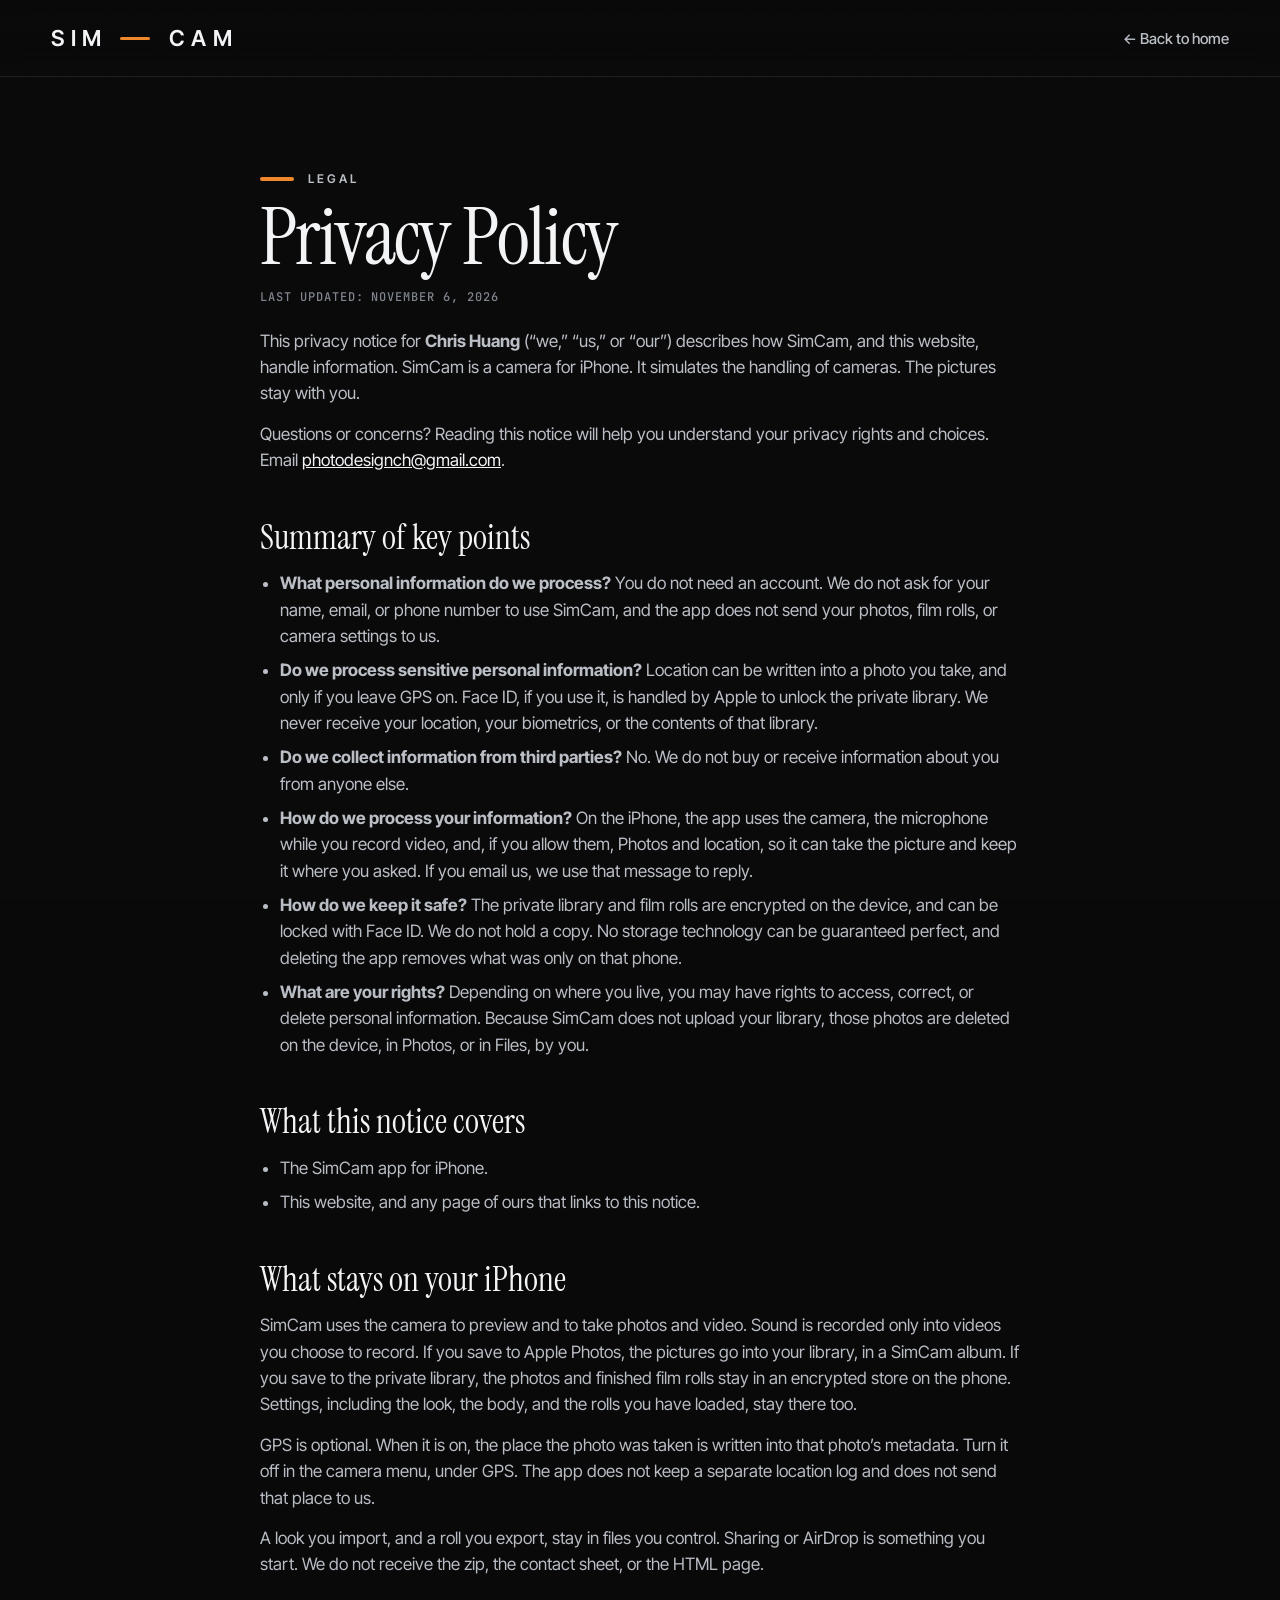
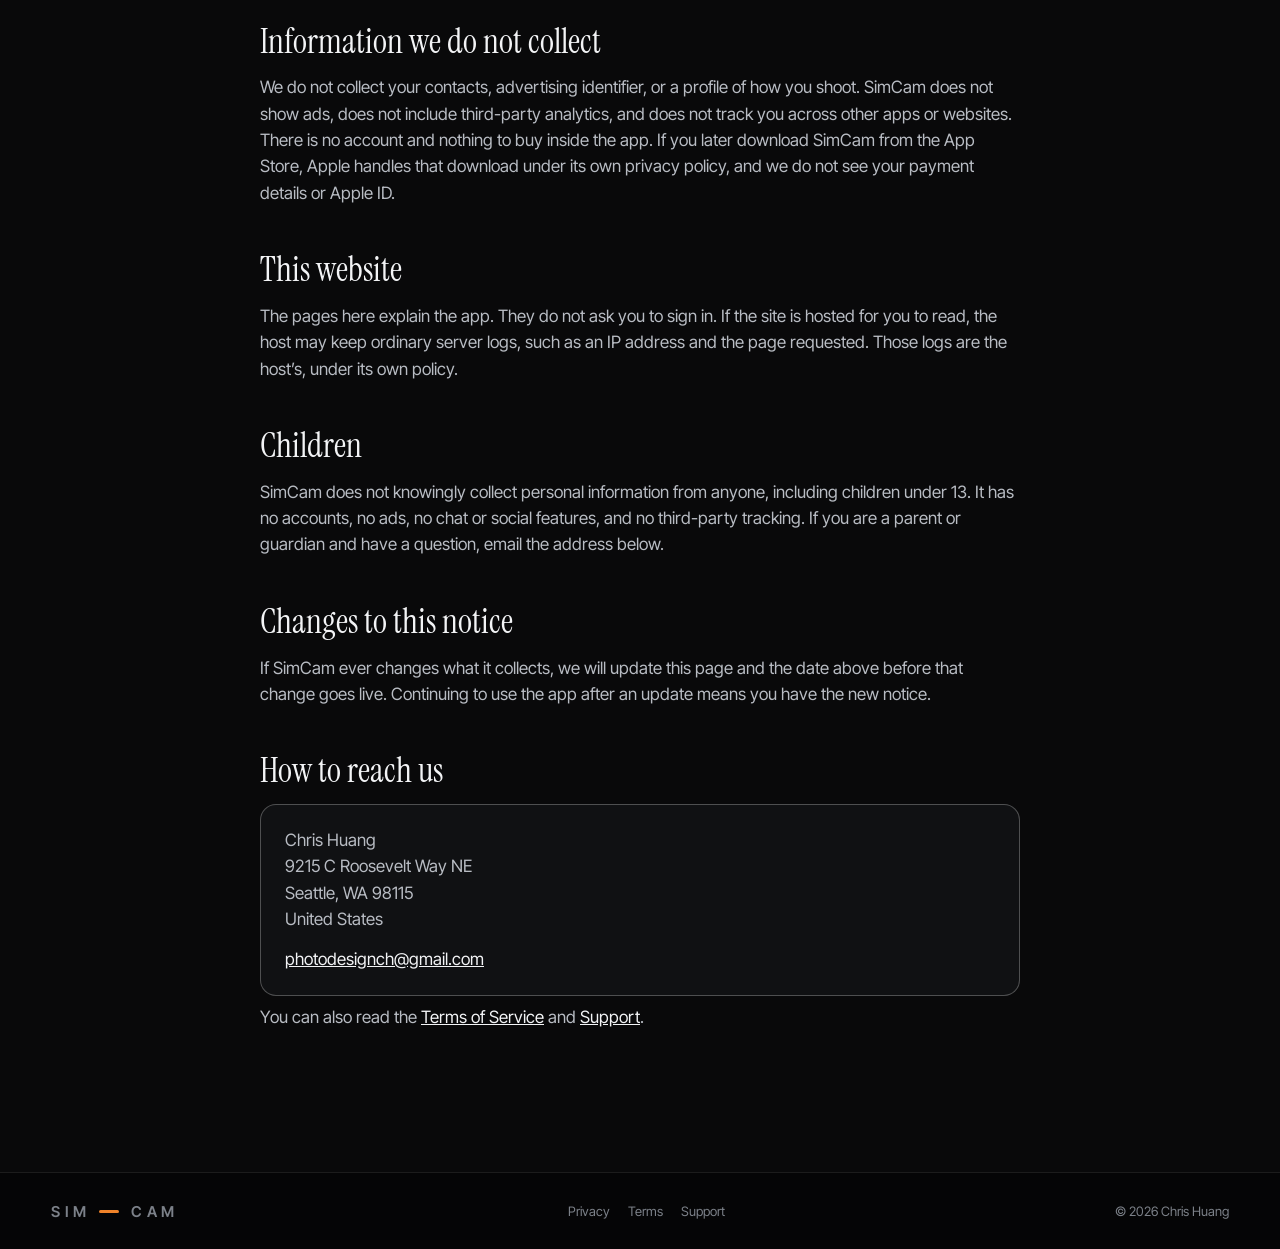
<file: privacy.html>
<!doctype html>
<html lang="en">
<head>
  <meta charset="utf-8">
  <meta name="viewport" content="width=device-width, initial-scale=1">
  <title>Privacy Policy — SimCam</title>
  <meta name="description" content="How SimCam handles your photos, film rolls, and the information that stays on your iPhone.">
  <link rel="preconnect" href="https://fonts.googleapis.com">
  <link rel="preconnect" href="https://fonts.gstatic.com" crossorigin>
  <link href="https://fonts.googleapis.com/css2?family=Instrument+Serif:ital@0;1&family=Inter+Tight:wght@400;500;600;700&family=JetBrains+Mono:wght@400;500&display=swap" rel="stylesheet">
  <link rel="stylesheet" href="styles.css">
</head>
<body>
  <header class="site-header">
    <div class="wrap header-row">
      <a class="wordmark" href="index.html" aria-label="SimCam home">SIM<span class="dash"></span>CAM</a>
      <a class="header-back" href="index.html">← Back to home</a>
    </div>
  </header>

  <main class="wrap legal">
    <p class="kicker">Legal</p>
    <h1>Privacy Policy</h1>
    <p class="updated">Last updated: November 6, 2026</p>
    <p>This privacy notice for <strong>Chris Huang</strong> (“we,” “us,” or “our”) describes how SimCam, and this website, handle information. SimCam is a camera for iPhone. It simulates the handling of cameras. The pictures stay with you.</p>
    <p>Questions or concerns? Reading this notice will help you understand your privacy rights and choices. Email <a href="mailto:photodesignch@gmail.com">photodesignch@gmail.com</a>.</p>

    <h2>Summary of key points</h2>
    <ul>
      <li><strong>What personal information do we process?</strong> You do not need an account. We do not ask for your name, email, or phone number to use SimCam, and the app does not send your photos, film rolls, or camera settings to us.</li>
      <li><strong>Do we process sensitive personal information?</strong> Location can be written into a photo you take, and only if you leave GPS on. Face ID, if you use it, is handled by Apple to unlock the private library. We never receive your location, your biometrics, or the contents of that library.</li>
      <li><strong>Do we collect information from third parties?</strong> No. We do not buy or receive information about you from anyone else.</li>
      <li><strong>How do we process your information?</strong> On the iPhone, the app uses the camera, the microphone while you record video, and, if you allow them, Photos and location, so it can take the picture and keep it where you asked. If you email us, we use that message to reply.</li>
      <li><strong>How do we keep it safe?</strong> The private library and film rolls are encrypted on the device, and can be locked with Face ID. We do not hold a copy. No storage technology can be guaranteed perfect, and deleting the app removes what was only on that phone.</li>
      <li><strong>What are your rights?</strong> Depending on where you live, you may have rights to access, correct, or delete personal information. Because SimCam does not upload your library, those photos are deleted on the device, in Photos, or in Files, by you.</li>
    </ul>

    <h2>What this notice covers</h2>
    <ul>
      <li>The SimCam app for iPhone.</li>
      <li>This website, and any page of ours that links to this notice.</li>
    </ul>

    <h2>What stays on your iPhone</h2>
    <p>SimCam uses the camera to preview and to take photos and video. Sound is recorded only into videos you choose to record. If you save to Apple Photos, the pictures go into your library, in a SimCam album. If you save to the private library, the photos and finished film rolls stay in an encrypted store on the phone. Settings, including the look, the body, and the rolls you have loaded, stay there too.</p>
    <p>GPS is optional. When it is on, the place the photo was taken is written into that photo’s metadata. Turn it off in the camera menu, under GPS. The app does not keep a separate location log and does not send that place to us.</p>
    <p>A look you import, and a roll you export, stay in files you control. Sharing or AirDrop is something you start. We do not receive the zip, the contact sheet, or the HTML page.</p>

    <h2>Information we do not collect</h2>
    <p>We do not collect your contacts, advertising identifier, or a profile of how you shoot. SimCam does not show ads, does not include third-party analytics, and does not track you across other apps or websites. There is no account and nothing to buy inside the app. If you later download SimCam from the App Store, Apple handles that download under its own privacy policy, and we do not see your payment details or Apple ID.</p>

    <h2>This website</h2>
    <p>The pages here explain the app. They do not ask you to sign in. If the site is hosted for you to read, the host may keep ordinary server logs, such as an IP address and the page requested. Those logs are the host’s, under its own policy.</p>

    <h2>Children</h2>
    <p>SimCam does not knowingly collect personal information from anyone, including children under 13. It has no accounts, no ads, no chat or social features, and no third-party tracking. If you are a parent or guardian and have a question, email the address below.</p>

    <h2>Changes to this notice</h2>
    <p>If SimCam ever changes what it collects, we will update this page and the date above before that change goes live. Continuing to use the app after an update means you have the new notice.</p>

    <h2>How to reach us</h2>
    <address class="contact-card">
      <p>Chris Huang<br>9215 C Roosevelt Way NE<br>Seattle, WA 98115<br>United States</p>
      <p><a href="mailto:photodesignch@gmail.com">photodesignch@gmail.com</a></p>
    </address>
    <p>You can also read the <a href="terms.html">Terms of Service</a> and <a href="support.html">Support</a>.</p>
  </main>

  <footer class="site-footer">
    <div class="wrap footer-row">
      <a class="wordmark small" href="index.html">SIM<span class="dash"></span>CAM</a>
      <nav class="footer-links" aria-label="Legal">
        <a href="privacy.html">Privacy</a>
        <a href="terms.html">Terms</a>
        <a href="support.html">Support</a>
      </nav>
      <span>© 2026 Chris Huang</span>
    </div>
  </footer>
</body>
</html>
</file>
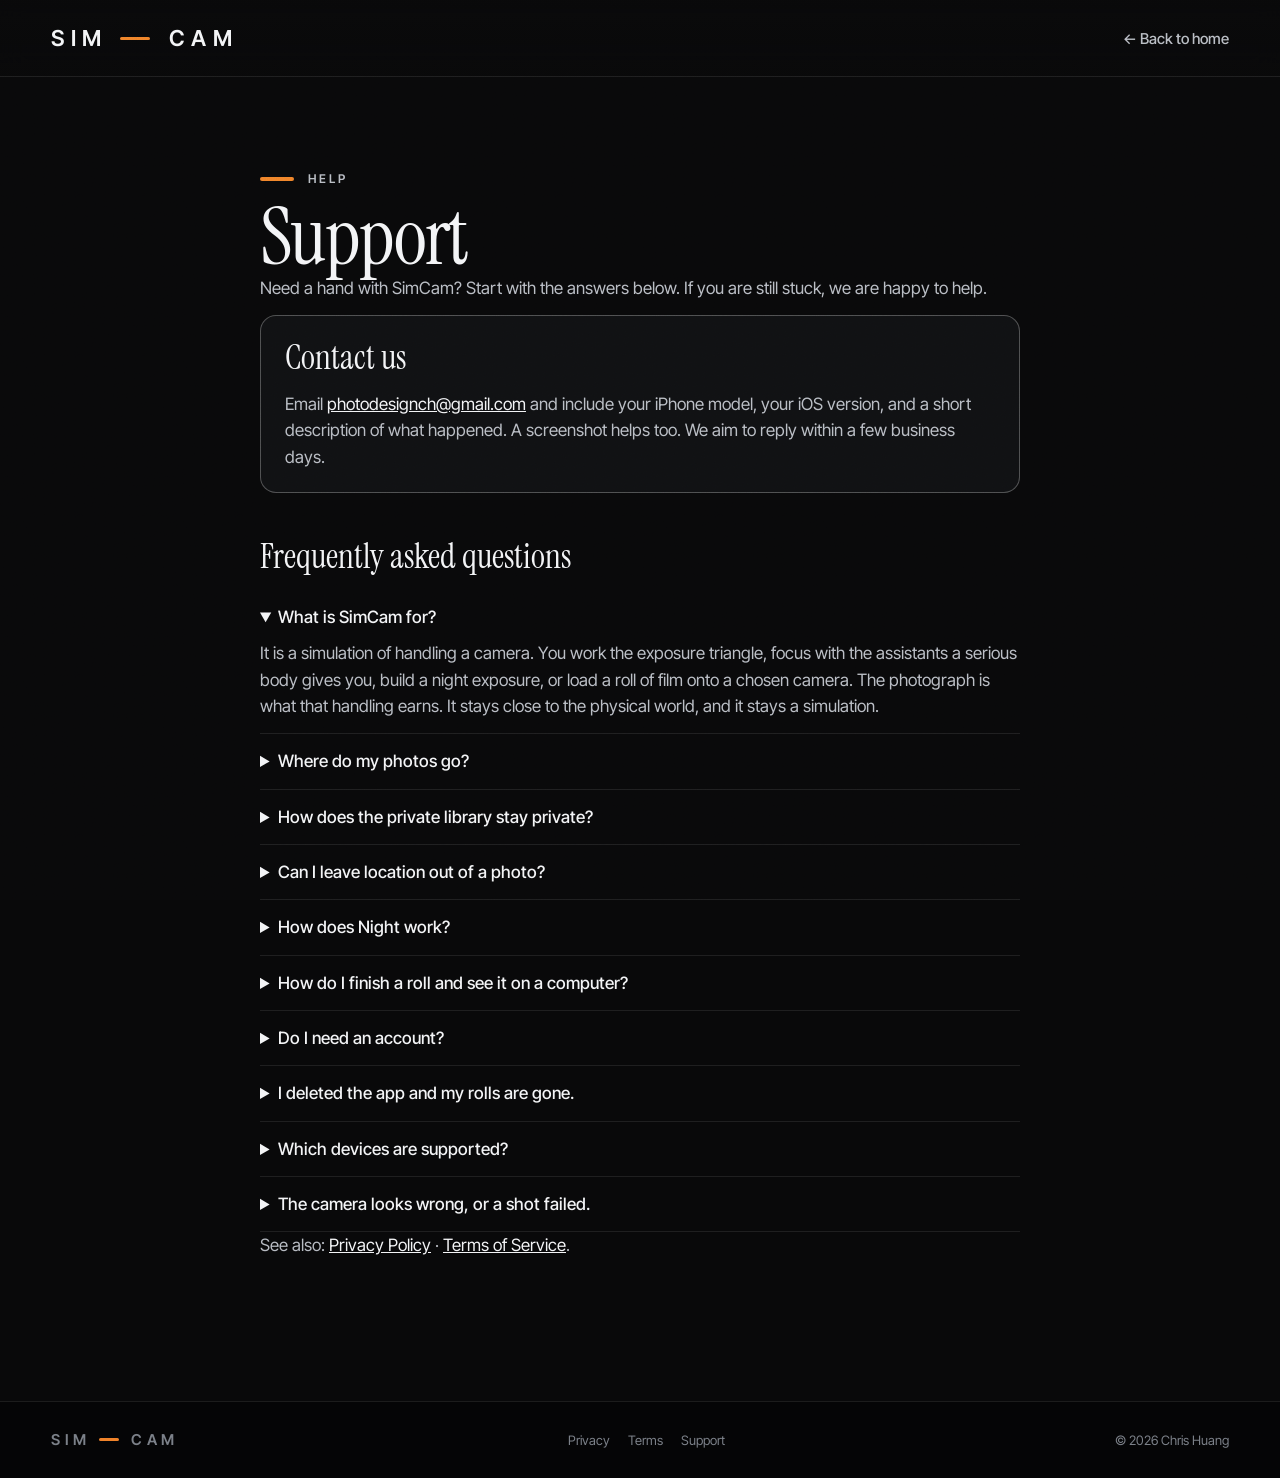
<file: support.html>
<!doctype html>
<html lang="en">
<head>
  <meta charset="utf-8">
  <meta name="viewport" content="width=device-width, initial-scale=1">
  <title>Support — SimCam</title>
  <meta name="description" content="Help with SimCam: photos, film rolls, Night, and the contact-sheet export.">
  <link rel="preconnect" href="https://fonts.googleapis.com">
  <link rel="preconnect" href="https://fonts.gstatic.com" crossorigin>
  <link href="https://fonts.googleapis.com/css2?family=Instrument+Serif:ital@0;1&family=Inter+Tight:wght@400;500;600;700&family=JetBrains+Mono:wght@400;500&display=swap" rel="stylesheet">
  <link rel="stylesheet" href="styles.css">
</head>
<body>
  <header class="site-header">
    <div class="wrap header-row">
      <a class="wordmark" href="index.html" aria-label="SimCam home">SIM<span class="dash"></span>CAM</a>
      <a class="header-back" href="index.html">← Back to home</a>
    </div>
  </header>

  <main class="wrap legal">
    <p class="kicker">Help</p>
    <h1>Support</h1>
    <p>Need a hand with SimCam? Start with the answers below. If you are still stuck, we are happy to help.</p>

    <div class="contact-card">
      <h2>Contact us</h2>
      <p>Email <a href="mailto:photodesignch@gmail.com">photodesignch@gmail.com</a> and include your iPhone model, your iOS version, and a short description of what happened. A screenshot helps too. We aim to reply within a few business days.</p>
    </div>

    <h2>Frequently asked questions</h2>
    <details open>
      <summary>What is SimCam for?</summary>
      <p>It is a simulation of handling a camera. You work the exposure triangle, focus with the assistants a serious body gives you, build a night exposure, or load a roll of film onto a chosen camera. The photograph is what that handling earns. It stays close to the physical world, and it stays a simulation.</p>
    </details>
    <details>
      <summary>Where do my photos go?</summary>
      <p>You choose. Save to Apple Photos and they land in your library, in a SimCam album. Save to the private library and they stay inside the app. A finished photo can be HEIF, JPEG, or PNG, and you can keep a RAW or ProRAW file beside it when the phone allows that format.</p>
    </details>
    <details>
      <summary>How does the private library stay private?</summary>
      <p>Rolls and private shots are encrypted on the iPhone. Face ID can keep that library locked. Nothing in it is uploaded. We cannot see it, and we cannot recover it if the app is deleted.</p>
    </details>
    <details>
      <summary>Can I leave location out of a photo?</summary>
      <p>Yes. GPS is optional. When it is on, the place is written into that photo only. Turn it off in the camera menu, under GPS.</p>
    </details>
    <details>
      <summary>How does Night work?</summary>
      <p>Under one second, Night takes a single photo. From one second, it stacks frames: Average when you want a still picture, Trails when the moving lights should stay. In the hand the shutter runs to 7 seconds. On a tripod, to 30. STD saves a 12 MP HDR HEIF. Hi Res uses the lens’s larger photo where the phone has one.</p>
    </details>
    <details>
      <summary>How do I finish a roll and see it on a computer?</summary>
      <p>Finish the roll and it stays in the library, marked finished, with a contact sheet. Save Sheet and Share Sheet keep the sheet image. Export Web Page builds a zip of that sheet, the original photos, and an HTML page. Send the zip to a computer, unzip it, and open index.html in a normal browser. Tap a frame to open that photo.</p>
    </details>
    <details>
      <summary>Do I need an account?</summary>
      <p>No. There is nothing to sign in to, and nothing to buy inside SimCam. Progress and pictures that live only in the app stay on that iPhone.</p>
    </details>
    <details>
      <summary>I deleted the app and my rolls are gone.</summary>
      <p>The private library and any roll that was only inside SimCam are removed with the app. We are not able to restore them. Photos you saved to Apple Photos or to Files are still in those places.</p>
    </details>
    <details>
      <summary>Which devices are supported?</summary>
      <p>iPhone. Phones differ, so a simulated aperture, a night stack, or a lens step follows what that phone can actually capture.</p>
    </details>
    <details>
      <summary>The camera looks wrong, or a shot failed.</summary>
      <p>Close other camera apps, reopen SimCam, and make sure the phone is on a current iOS. If it continues, email us with the model and what you were shooting: Night, Portrait, video, or a film roll.</p>
    </details>

    <p>See also: <a href="privacy.html">Privacy Policy</a> · <a href="terms.html">Terms of Service</a>.</p>
  </main>

  <footer class="site-footer">
    <div class="wrap footer-row">
      <a class="wordmark small" href="index.html">SIM<span class="dash"></span>CAM</a>
      <nav class="footer-links" aria-label="Legal">
        <a href="privacy.html">Privacy</a>
        <a href="terms.html">Terms</a>
        <a href="support.html">Support</a>
      </nav>
      <span>© 2026 Chris Huang</span>
    </div>
  </footer>
</body>
</html>
</file>
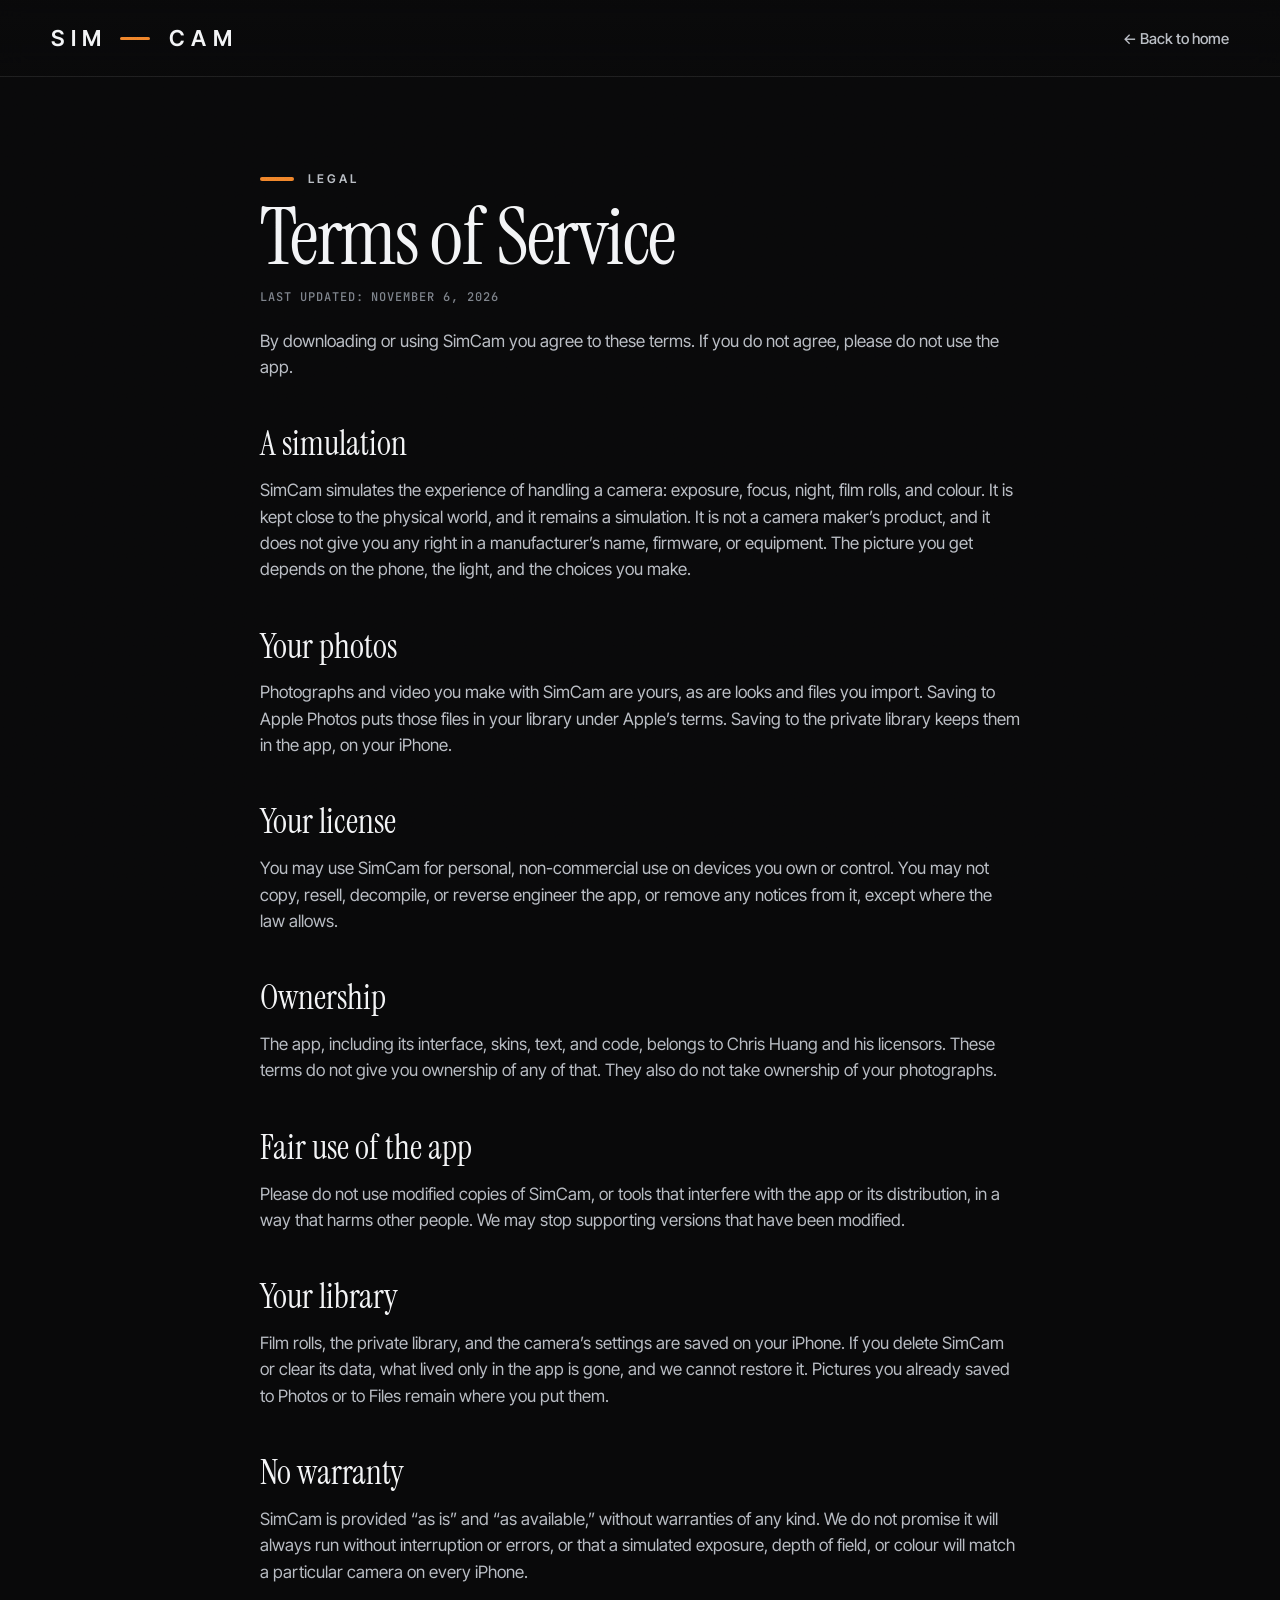
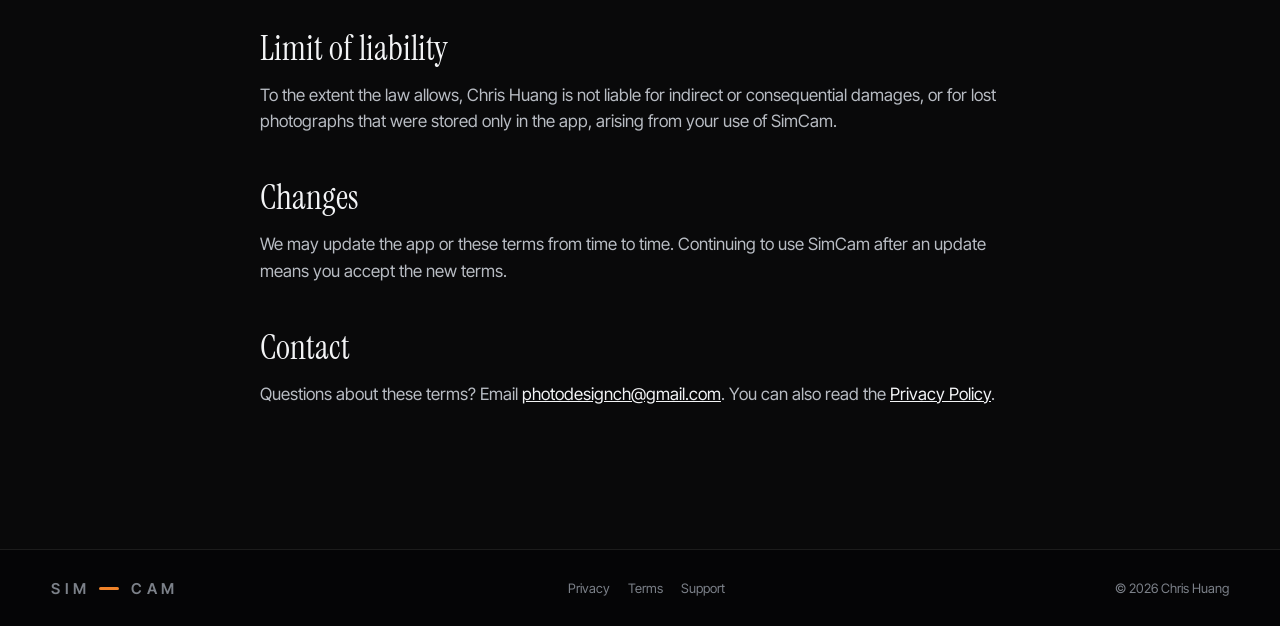
<file: terms.html>
<!doctype html>
<html lang="en">
<head>
  <meta charset="utf-8">
  <meta name="viewport" content="width=device-width, initial-scale=1">
  <title>Terms of Service — SimCam</title>
  <meta name="description" content="The terms for using SimCam, a camera simulation for iPhone.">
  <link rel="preconnect" href="https://fonts.googleapis.com">
  <link rel="preconnect" href="https://fonts.gstatic.com" crossorigin>
  <link href="https://fonts.googleapis.com/css2?family=Instrument+Serif:ital@0;1&family=Inter+Tight:wght@400;500;600;700&family=JetBrains+Mono:wght@400;500&display=swap" rel="stylesheet">
  <link rel="stylesheet" href="styles.css">
</head>
<body>
  <header class="site-header">
    <div class="wrap header-row">
      <a class="wordmark" href="index.html" aria-label="SimCam home">SIM<span class="dash"></span>CAM</a>
      <a class="header-back" href="index.html">← Back to home</a>
    </div>
  </header>

  <main class="wrap legal">
    <p class="kicker">Legal</p>
    <h1>Terms of Service</h1>
    <p class="updated">Last updated: November 6, 2026</p>
    <p>By downloading or using SimCam you agree to these terms. If you do not agree, please do not use the app.</p>

    <h2>A simulation</h2>
    <p>SimCam simulates the experience of handling a camera: exposure, focus, night, film rolls, and colour. It is kept close to the physical world, and it remains a simulation. It is not a camera maker’s product, and it does not give you any right in a manufacturer’s name, firmware, or equipment. The picture you get depends on the phone, the light, and the choices you make.</p>

    <h2>Your photos</h2>
    <p>Photographs and video you make with SimCam are yours, as are looks and files you import. Saving to Apple Photos puts those files in your library under Apple’s terms. Saving to the private library keeps them in the app, on your iPhone.</p>

    <h2>Your license</h2>
    <p>You may use SimCam for personal, non-commercial use on devices you own or control. You may not copy, resell, decompile, or reverse engineer the app, or remove any notices from it, except where the law allows.</p>

    <h2>Ownership</h2>
    <p>The app, including its interface, skins, text, and code, belongs to Chris Huang and his licensors. These terms do not give you ownership of any of that. They also do not take ownership of your photographs.</p>

    <h2>Fair use of the app</h2>
    <p>Please do not use modified copies of SimCam, or tools that interfere with the app or its distribution, in a way that harms other people. We may stop supporting versions that have been modified.</p>

    <h2>Your library</h2>
    <p>Film rolls, the private library, and the camera’s settings are saved on your iPhone. If you delete SimCam or clear its data, what lived only in the app is gone, and we cannot restore it. Pictures you already saved to Photos or to Files remain where you put them.</p>

    <h2>No warranty</h2>
    <p>SimCam is provided “as is” and “as available,” without warranties of any kind. We do not promise it will always run without interruption or errors, or that a simulated exposure, depth of field, or colour will match a particular camera on every iPhone.</p>

    <h2>Limit of liability</h2>
    <p>To the extent the law allows, Chris Huang is not liable for indirect or consequential damages, or for lost photographs that were stored only in the app, arising from your use of SimCam.</p>

    <h2>Changes</h2>
    <p>We may update the app or these terms from time to time. Continuing to use SimCam after an update means you accept the new terms.</p>

    <h2>Contact</h2>
    <p>Questions about these terms? Email <a href="mailto:photodesignch@gmail.com">photodesignch@gmail.com</a>. You can also read the <a href="privacy.html">Privacy Policy</a>.</p>
  </main>

  <footer class="site-footer">
    <div class="wrap footer-row">
      <a class="wordmark small" href="index.html">SIM<span class="dash"></span>CAM</a>
      <nav class="footer-links" aria-label="Legal">
        <a href="privacy.html">Privacy</a>
        <a href="terms.html">Terms</a>
        <a href="support.html">Support</a>
      </nav>
      <span>© 2026 Chris Huang</span>
    </div>
  </footer>
</body>
</html>
</file>
<file: styles.css>
/* SimCam homepage: black and silver, like a modern camera body. White serif display type,
   brushed-metal surfaces, silver readouts, and one small orange accent (the shutter). */

:root {
  --bg: #09090a;
  --bg-2: #101113;
  --bg-3: #17181b;
  --ink: #f3f4f6;
  --ink-2: #b8bcc3;
  --ink-3: #7c8189;
  --rule: rgba(255, 255, 255, .09);
  --rule-strong: rgba(255, 255, 255, .26);
  --accent: #f0832a;
  --silver: #d4d8de;
  --silver-grad: linear-gradient(180deg, #ffffff 0%, #c9ced6 45%, #8e949d 70%, #e3e6ea 100%);

  --serif: "Instrument Serif", "Times New Roman", serif;
  --sans: "Inter Tight", system-ui, -apple-system, "Helvetica Neue", sans-serif;
  --mono: "JetBrains Mono", ui-monospace, "SF Mono", Menlo, monospace;

  --gutter: clamp(16px, 4vw, 56px);
  --max: 1320px;
  color-scheme: dark;
}

* { box-sizing: border-box; }
html { scroll-behavior: smooth; -webkit-text-size-adjust: 100%; background: var(--bg); }
body {
  margin: 0;
  background: var(--bg);
  color: var(--ink);
  font: 400 17px/1.55 var(--sans);
  -webkit-font-smoothing: antialiased;
  overflow-x: hidden;
}
/* Film grain over everything. */
body::before {
  content: "";
  position: fixed;
  inset: 0;
  pointer-events: none;
  z-index: 100;
  opacity: .16;
  mix-blend-mode: overlay;
  background-image: url("data:image/svg+xml,%3Csvg xmlns='http://www.w3.org/2000/svg' width='160' height='160'%3E%3Cfilter id='n'%3E%3CfeTurbulence type='fractalNoise' baseFrequency='.9' numOctaves='2' stitchTiles='stitch'/%3E%3C/filter%3E%3Crect width='100%25' height='100%25' filter='url(%23n)'/%3E%3C/svg%3E");
}

a { color: inherit; }
em { font-style: italic; }
code { font: 500 .88em var(--mono); background: rgba(255, 255, 255, .08); padding: .1em .35em; border-radius: 4px; }
h1, h2, h3 { margin: 0; font-weight: 400; }

.wrap { max-width: var(--max); margin: 0 auto; padding: 0 var(--gutter); }

.kicker, .eyebrow {
  display: flex;
  align-items: center;
  gap: 14px;
  margin: 0 0 22px;
  font: 600 12px/1 var(--sans);
  letter-spacing: .26em;
  text-transform: uppercase;
  color: var(--ink-2);
}
.kicker::before, .eyebrow::before {
  content: "";
  width: 34px;
  height: 4px;
  border-radius: 2px;
  background: var(--accent);
  flex: none;
}

/* ───────── Header ───────── */
.site-header {
  position: sticky;
  top: 0;
  z-index: 50;
  background: linear-gradient(to bottom, rgba(9, 9, 10, .92), rgba(9, 9, 10, .72));
  backdrop-filter: blur(14px);
  -webkit-backdrop-filter: blur(14px);
  border-bottom: 1px solid var(--rule);
}
.header-row { display: flex; align-items: center; gap: 48px; height: 76px; }
.wordmark {
  display: inline-flex;
  align-items: center;
  gap: 12px;
  font: 600 22px/1 var(--sans);
  letter-spacing: .3em;
  text-decoration: none;
}
.wordmark .dash { width: 30px; height: 3px; background: var(--accent); border-radius: 2px; margin-right: .3em; }
.wordmark.small { font-size: 15px; gap: 8px; }
.wordmark.small .dash { width: 20px; }
.nav { display: flex; gap: 40px; font: 500 15px/1 var(--sans); }
.nav a { text-decoration: none; color: var(--ink-2); transition: color .15s; }
.nav a:hover { color: var(--ink); }

/* ───────── Buttons ───────── */
.btn {
  display: inline-flex;
  align-items: center;
  gap: 12px;
  padding: 12px 24px 12px 18px;
  border-radius: 14px;
  text-decoration: none;
  font: 600 22px/1.05 var(--sans);
  letter-spacing: -.01em;
  transition: transform .15s ease, background .15s ease, border-color .15s ease;
}
.btn:hover { transform: translateY(-1px); }
.btn svg { width: 30px; height: 30px; fill: currentColor; flex: none; }
.btn span small { display: block; font: 500 12px/1.25 var(--sans); letter-spacing: 0; }
.btn-light { background: linear-gradient(180deg, #ffffff, #dfe2e6); color: #09090a; box-shadow: inset 0 -1px 0 rgba(0, 0, 0, .15); }
.btn-light:hover { background: #fff; }
.btn-outline {
  margin-left: auto;
  padding: 9px 20px 9px 14px;
  font-size: 19px;
  border: 1.5px solid var(--rule-strong);
  border-radius: 13px;
  color: var(--ink);
}
.btn-outline svg { width: 26px; height: 26px; }
.btn-outline span small { font-size: 11px; }
.btn-outline:hover { border-color: var(--ink); }
.note { font: 400 15px/1.4 var(--sans); color: var(--ink-2); }

/* ───────── Hero ───────── */
/* Golden-hour still life (camera bag, rangefinder, film and prints on a map), darkened on
   the left for the copy and at the bottom for the feature bar. */
.hero {
  position: relative;
  overflow: hidden;
  padding: clamp(28px, 3.5vw, 56px) 0 0;
  background:
    linear-gradient(90deg, rgba(6, 6, 7, .84) 0%, rgba(6, 6, 7, .56) 28%, rgba(6, 6, 7, 0) 52%),
    linear-gradient(to bottom, rgba(6, 6, 7, .35) 0%, transparent 18%, transparent 70%, rgba(6, 6, 7, .8) 87%, rgba(6, 6, 7, .97) 100%),
    url("assets/hero-bg.jpg") center top / cover no-repeat,
    var(--bg);
  display: flex;
  flex-direction: column;
  /* Tall enough to show the whole still life, so the copy sits on the sky above the film. */
  min-height: min(calc(100vw / 1.5 - 76px), 1000px);
}
.hero > .wrap:last-child { margin-top: auto; }
.hero > .wrap { position: relative; z-index: 1; width: 100%; }
.hero-grid {
  display: grid;
  grid-template-columns: minmax(0, .62fr) minmax(0, 1fr);
  gap: 24px;
  align-items: start;
}
.hero-copy { padding-top: clamp(16px, 3vw, 48px); position: relative; z-index: 3; }
.hero-title {
  white-space: nowrap;
  font: 400 clamp(44px, 3.9vw, 70px)/1.02 var(--serif);
  letter-spacing: -.01em;
  text-shadow: 0 2px 30px rgba(0, 0, 0, .6);
}
.swoosh {
  display: block;
  width: min(48%, 260px);
  height: 14px;
  margin: 12px 0 0 auto;
  margin-right: 4%;
  fill: none;
  stroke: var(--accent);
  stroke-width: 3.5;
  stroke-linecap: round;
}
.hero-lede { margin: 24px 0 0; max-width: 40ch; font-size: clamp(16px, 1.3vw, 19px); color: var(--ink); text-shadow: 0 1px 12px rgba(0, 0, 0, .7); }
.cta-row { display: flex; flex-wrap: wrap; align-items: center; gap: 18px 24px; margin-top: 32px; }
.cta-row .note { padding-left: 24px; border-left: 1px solid var(--rule-strong); color: var(--ink); }

/* Both phones on one stage: the portrait one standing on the left, the landscape one lying
   across to its right, lower down, in front of the camera bag. */
.hero-stage { position: relative; }
.stage-phones { position: relative; width: 102%; margin-left: 0; aspect-ratio: 1 / .73; }
.stage-portrait {
  position: absolute;
  left: 0;
  top: 0;
  width: 33%;
  z-index: 2;
}
.stage-landscape {
  position: absolute;
  right: 0;
  top: 49%;
  width: 70%;
  z-index: 1;
}
.stage-portrait .phone, .stage-landscape .phone { max-width: none; }
.hero .phone { box-shadow: inset 0 0 0 2px #c3c8cf, inset 0 0 0 3.5px #4b4f55, inset 0 0 0 5px #0a0a0a, 0 50px 80px -30px rgba(0, 0, 0, .95), 0 20px 40px -20px rgba(0, 0, 0, .8); }

.hero-bar {
  list-style: none;
  margin: clamp(48px, 6vw, 80px) 0 0;
  padding: 30px 0 34px;
  display: grid;
  grid-template-columns: repeat(5, minmax(0, 1fr));
  border-top: 1px solid var(--rule);
}
.hero-bar li {
  display: flex;
  align-items: center;
  gap: 18px;
  padding: 0 24px;
  border-left: 1px solid var(--rule-strong);
}
.hero-bar li:first-child { border-left: 0; padding-left: 0; }
.hero-bar svg {
  width: 38px;
  height: 38px;
  flex: none;
  fill: none;
  stroke: var(--ink);
  stroke-width: 1.4;
  stroke-linejoin: round;
  stroke-linecap: round;
}
.hero-bar svg text { fill: var(--ink); stroke: none; font: 700 8px var(--sans); letter-spacing: .04em; }
.hero-bar span { font-size: 14px; line-height: 1.45; color: var(--ink-3); }
.hero-bar b { display: block; font-weight: 500; font-size: 16px; color: var(--ink); }

/* ───────── Phone placeholder (titanium frame) ───────── */
.device-fig { margin: 0; }
.phone {
  position: relative;
  width: 100%;
  max-width: 340px;
  margin: 0 auto;
  aspect-ratio: 9 / 19.5;
  padding: 3.2%;
  border-radius: 15% / 7%;
  background: #050505;
  box-shadow:
    inset 0 0 0 2px #c3c8cf,
    inset 0 0 0 3.5px #4b4f55,
    inset 0 0 0 5px #0a0a0a,
    0 40px 70px -30px rgba(0, 0, 0, .9),
    0 0 0 1px rgba(255, 255, 255, .06);
  background-image: linear-gradient(135deg, #e4e7eb 0%, #6b7078 18%, #2b2e33 50%, #7b8088 82%, #d6dadf 100%);
}
/* Side buttons. */
.phone::before, .phone::after {
  content: "";
  position: absolute;
  background: linear-gradient(to right, #5d6168, #b9bec5);
  border-radius: 2px;
}
.phone::before { left: -2px; top: 20%; width: 3px; height: 8%; }
.phone::after { right: -2px; top: 27%; width: 3px; height: 12%; }
.screen {
  position: relative;
  height: 100%;
  border-radius: 12.5% / 5.8%;
  overflow: hidden;
  display: grid;
  place-items: center;
  background:
    repeating-linear-gradient(135deg, transparent 0 11px, rgba(255, 255, 255, .035) 11px 12px),
    radial-gradient(120% 80% at 50% 30%, #1c1d20, #070708);
  box-shadow: 0 0 0 3px #000;
}
/* Dynamic Island. */
.screen::before {
  content: "";
  position: absolute;
  top: 2.4%;
  left: 50%;
  width: 31%;
  height: 4.4%;
  transform: translateX(-50%);
  border-radius: 999px;
  background: #000;
  z-index: 2;
}
/* A supplied screenshot fills the screen: <div class="screen"><img src="screens/…png" alt="…"></div> */
.screen img { position: absolute; inset: 0; width: 100%; height: 100%; object-fit: cover; }
.ph-label {
  padding: 6px 10px;
  border: 1px dashed rgba(212, 216, 222, .3);
  border-radius: 6px;
  font: 500 11px/1 var(--mono);
  letter-spacing: .1em;
  text-transform: uppercase;
  color: rgba(212, 216, 222, .65);
  text-align: center;
}

.phone.landscape {
  max-width: 720px;
  aspect-ratio: 19.5 / 9;
  padding: 1.5%;
  border-radius: 7% / 15%;
}
.phone.landscape::before { left: 20%; top: -2px; width: 8%; height: 3px; }
.phone.landscape::after { left: 27%; right: auto; top: auto; bottom: -2px; width: 12%; height: 3px; }
.phone.landscape .screen { border-radius: 5.8% / 12.5%; }
.phone.landscape .screen::before {
  top: 50%;
  left: 2.4%;
  width: 4.4%;
  height: 31%;
  transform: translateY(-50%);
}

figcaption {
  max-width: 62ch;
  margin: 18px auto 0;
  font-size: 14px;
  line-height: 1.5;
  color: var(--ink-3);
}
.shot-id {
  display: block;
  margin-bottom: 6px;
  font: 500 11px/1.2 var(--mono);
  letter-spacing: .1em;
  text-transform: uppercase;
  color: var(--silver);
}

/* ───────── Film strip divider ───────── */
.film-strip { height: 44px; background: #050506; position: relative; border-block: 1px solid var(--rule); }
.film-strip::before, .film-strip::after {
  content: "";
  position: absolute;
  left: 0;
  right: 0;
  height: 8px;
  background: repeating-linear-gradient(90deg, transparent 0 10px, rgba(212, 216, 222, .4) 10px 22px, transparent 22px 30px);
}
.film-strip::before { top: 6px; }
.film-strip::after { bottom: 6px; }

/* ───────── Thesis ───────── */
.thesis {
  padding: clamp(72px, 10vw, 140px) 0;
  background: radial-gradient(50% 70% at 0% 50%, rgba(255, 255, 255, .04), transparent 70%), var(--bg);
}
.thesis-grid { display: grid; grid-template-columns: 240px minmax(0, 1fr); gap: 24px 48px; }
.thesis-lead {
  margin: 0;
  font: 400 clamp(30px, 4vw, 54px)/1.1 var(--serif);
  letter-spacing: -.01em;
}
.thesis-lead em { background: var(--silver-grad); -webkit-background-clip: text; background-clip: text; color: transparent; }
.thesis-cols {
  display: grid;
  grid-template-columns: 1fr 1fr;
  gap: 32px;
  margin-top: clamp(32px, 4vw, 48px);
  color: var(--ink-2);
}
.thesis-cols p { margin: 0; }

/* ───────── Numbers ───────── */
.numbers { background: var(--bg-2); border-block: 1px solid var(--rule); }
.numbers-grid { display: grid; grid-template-columns: repeat(6, minmax(0, 1fr)); }
.numbers-grid > div {
  padding: 36px 20px 36px 0;
  border-right: 1px solid var(--rule);
  display: flex;
  flex-direction: column;
  gap: 8px;
}
.numbers-grid > div + div { padding-left: 20px; }
.numbers-grid > div:last-child { border-right: 0; }
.numbers-grid b { font: 400 clamp(36px, 4vw, 54px)/1 var(--serif); background: var(--silver-grad); -webkit-background-clip: text; background-clip: text; color: transparent; }
.numbers-grid span { font-size: 13px; line-height: 1.4; color: var(--ink-3); }

/* ───────── Section heads ───────── */
.section-head { padding: clamp(72px, 10vw, 128px) 0 clamp(40px, 5vw, 64px); }
.section-head h2 {
  font: 400 clamp(42px, 6vw, 88px)/1 var(--serif);
  letter-spacing: -.015em;
}
.section-head h2 em { color: var(--ink-2); }
.section-intro { max-width: 60ch; margin: 28px 0 0; color: var(--ink-2); font-size: 18px; }

/* ───────── Screens ───────── */
.screens {
  padding-bottom: clamp(72px, 10vw, 128px);
  background:
    radial-gradient(60% 50% at 90% 10%, rgba(255, 255, 255, .05), transparent 70%),
    #060607;
}
.screens-grid {
  display: grid;
  grid-template-columns: repeat(2, minmax(0, 1fr));
  gap: clamp(48px, 6vw, 80px) clamp(24px, 4vw, 56px);
  align-items: start;
}
.screens-grid .phone:not(.landscape) { max-width: 300px; }

/* ───────── Features ───────── */
.features { background: var(--bg); }
.feature { border-top: 1px solid var(--rule); padding: clamp(56px, 8vw, 104px) 0; background: var(--bg); }
.feature.alt { background: var(--bg-2); }
.feature-grid {
  display: grid;
  grid-template-columns: minmax(0, 1.05fr) minmax(0, 1fr);
  gap: clamp(36px, 6vw, 96px);
  align-items: center;
}
.pipeline { margin: clamp(48px, 6vw, 80px) auto 0; max-width: 760px; }
.pipeline img {
  display: block;
  width: 100%;
  height: auto;
  border-radius: 18px;
  border: 1px solid var(--rule-strong);
}
.feature-no {
  margin: 0 0 16px;
  font: 500 13px/1 var(--mono);
  letter-spacing: .1em;
  color: var(--accent);
}
.feature-no::after { content: ""; display: inline-block; width: 36px; height: 2px; border-radius: 1px; background: currentColor; margin-left: 12px; vertical-align: middle; }
.feature h3 { font: 400 clamp(34px, 4vw, 56px)/1.02 var(--serif); letter-spacing: -.01em; }
.feature-lede { margin: 20px 0 28px; font-size: 18px; color: var(--ink-2); max-width: 54ch; }
.spec-list { list-style: none; margin: 0; padding: 0; border-top: 1px solid var(--rule-strong); }
.spec-list li {
  display: grid;
  grid-template-columns: 190px minmax(0, 1fr);
  gap: 4px 20px;
  padding: 15px 0;
  border-bottom: 1px solid var(--rule);
  font-size: 15px;
  color: var(--ink-2);
}
.spec-list b { font-weight: 500; color: var(--ink); }

/* Analog: worn leather, like the camera bag. */
.feature.analog {
  background:
    radial-gradient(70% 90% at 80% 20%, rgba(255, 255, 255, .07), transparent 70%),
    repeating-linear-gradient(0deg, rgba(255, 255, 255, .012) 0 1px, transparent 1px 3px),
    linear-gradient(160deg, #2a2c30, #17181b 55%, #0b0b0c);
  border-top: 0;
}
.feature.analog .spec-list li, .feature.analog .feature-lede { color: #c4c8ce; }
.feature.analog .spec-list li { border-bottom-color: rgba(255, 255, 255, .12); }
.feature.analog figcaption { color: #8d929a; }

/* A section that stacks its text over a row of three screenshots. */
.feature-grid.stack { grid-template-columns: minmax(0, 1fr); align-items: start; }
.feature-grid.stack .feature-text { max-width: 980px; }
.spec-list.two-col { display: grid; grid-template-columns: repeat(2, minmax(0, 1fr)); column-gap: 48px; }
.spec-list.two-col li { grid-template-columns: minmax(0, 1fr); }
.spec-list.two-col li:first-child { grid-column: 1 / -1; grid-template-columns: 190px minmax(0, 1fr); }
.spec-list.two-col.even li:first-child { grid-column: auto; grid-template-columns: minmax(0, 1fr); }
.shot-stack { display: flex; flex-direction: column; align-items: center; gap: clamp(40px, 6vw, 72px); }
.shot-stack .phone:not(.landscape) { max-width: 300px; }
.duo { display: grid; grid-template-columns: repeat(2, minmax(0, 1fr)); gap: clamp(16px, 2.4vw, 32px); align-items: start; }
.duo .phone { max-width: 280px; }
.duo figcaption { max-width: 30ch; }
.skins { display: grid; grid-template-columns: repeat(3, minmax(0, 1fr)); gap: clamp(20px, 3vw, 48px); align-items: start; }
.skins .phone { max-width: 300px; }
.skins figcaption { max-width: 34ch; }
/* Zoomed into one corner of the phone: the Lock Screen camera button. */
.corner { position: relative; width: 100%; max-width: 300px; aspect-ratio: 9 / 19.5; margin: 0 auto; overflow: hidden; border-radius: 0 0 14% 0 / 0 0 6.5% 0; }
.corner .phone { position: absolute; width: 230%; max-width: none; right: -2%; bottom: -1.2%; margin: 0; }
.corner { aspect-ratio: 1 / 1; border-radius: 0 0 22% 0 / 0 0 22% 0; }
/* The cut edges (top and left) fade out; the real corner of the phone stays crisp. */
.corner {
  -webkit-mask-image: linear-gradient(to right, transparent, #000 16%), linear-gradient(to bottom, transparent, #000 16%);
  -webkit-mask-composite: source-in;
  mask-image: linear-gradient(to right, transparent, #000 16%), linear-gradient(to bottom, transparent, #000 16%);
  mask-composite: intersect;
}

/* ───────── Specs ───────── */
.specs { padding-bottom: clamp(72px, 10vw, 128px); background: var(--bg-2); border-top: 1px solid var(--rule); }
.spec-table {
  display: grid;
  grid-template-columns: repeat(2, minmax(0, 1fr));
  column-gap: 56px;
  margin: 0;
  border-top: 1px solid var(--rule-strong);
}
.spec-table > div {
  display: grid;
  grid-template-columns: 150px minmax(0, 1fr);
  gap: 16px;
  padding: 16px 0;
  border-bottom: 1px solid var(--rule);
}
.spec-table dt { font: 500 12px/1.6 var(--mono); letter-spacing: .08em; text-transform: uppercase; color: var(--ink-3); }
.spec-table dd { margin: 0; font-size: 15px; color: var(--ink-2); }

/* ───────── Closing ───────── */
.closing {
  padding: clamp(88px, 12vw, 168px) 0;
  background:
    radial-gradient(55% 80% at 80% 60%, rgba(255, 255, 255, .08), transparent 70%),
    linear-gradient(to bottom, var(--bg), #16171a);
}
.closing-inner { display: flex; flex-direction: column; align-items: flex-start; gap: 32px; }
.closing h2 { font: 400 clamp(52px, 9vw, 140px)/.95 var(--serif); letter-spacing: -.02em; }
.closing h2 em { background: var(--silver-grad); -webkit-background-clip: text; background-clip: text; color: transparent; padding-right: .08em; }
.closing .note { margin: 0; }

.site-footer { background: #050506; color: var(--ink-3); border-top: 1px solid var(--rule); }
.footer-row { display: flex; flex-wrap: wrap; justify-content: space-between; align-items: center; gap: 12px 32px; padding-top: 28px; padding-bottom: 28px; font-size: 13px; }
.footer-links { display: flex; flex-wrap: wrap; gap: 8px 18px; }
.footer-links a { color: inherit; text-decoration: none; }
.footer-links a:hover { color: var(--ink); }
.header-back { margin-left: auto; color: var(--ink-2); text-decoration: none; font: 500 15px/1 var(--sans); }
.header-back:hover { color: var(--ink); }

/* ───────── Legal pages ───────── */
.legal { padding: clamp(48px, 8vw, 96px) 0 clamp(80px, 10vw, 128px); max-width: 760px; }
.legal h1 { font: 400 clamp(46px, 7vw, 80px)/.95 var(--serif); letter-spacing: -.02em; }
.legal h2 { font: 400 clamp(26px, 3vw, 34px)/1.2 var(--serif); margin: 44px 0 12px; }
.legal p, .legal li { color: var(--ink-2); }
.legal p { margin: 0 0 14px; }
.legal ul { margin: 0 0 14px; padding-left: 1.15em; }
.legal li { margin: 0 0 8px; }
.legal a { color: var(--ink); }
.legal .updated { margin: 14px 0 22px; font: 500 12px/1.4 var(--mono); letter-spacing: .08em; text-transform: uppercase; color: var(--ink-3); }
.legal .contact-card {
  margin: 8px 0 8px;
  padding: 22px 24px 8px;
  border: 1px solid var(--rule-strong);
  border-radius: 16px;
  background: var(--bg-2);
}
.legal .contact-card h2 { margin-top: 0; }
.legal details { border-bottom: 1px solid var(--rule); padding: 14px 0; }
.legal details summary { cursor: pointer; color: var(--ink); font-weight: 500; }
.legal details p { margin: 10px 0 0; }
.legal address { font-style: normal; color: var(--ink-2); line-height: 1.55; }

/* ───────── Responsive ───────── */
@media (max-width: 1100px) {
  .nav { gap: 24px; }
  .hero-grid { grid-template-columns: minmax(0, 1fr); }
  .hero-title { white-space: normal; font-size: clamp(44px, 8vw, 84px); }
  .hero { min-height: 0; }
  .stage-phones { width: 100%; margin-left: 0; }
  .hero-stage { max-width: 820px; margin-top: 24px; }
  .hero { background-position: 0 0, 0 0, 70% 100%, 0 0; }
  .hero-bar { grid-template-columns: repeat(3, minmax(0, 1fr)); row-gap: 28px; }
  .hero-bar li:nth-child(4) { border-left: 0; padding-left: 0; }
  .numbers-grid { grid-template-columns: repeat(3, minmax(0, 1fr)); }
  .numbers-grid > div:nth-child(3) { border-right: 0; }
  .numbers-grid > div:nth-child(4) { padding-left: 0; }
  .numbers-grid > div:nth-child(-n+3) { border-bottom: 1px solid var(--rule); }
  .feature-grid { grid-template-columns: minmax(0, 1fr); }
  .feature-grid .device-fig { max-width: 640px; }
  .feature-grid .duo { max-width: 640px; }
  .thesis-grid { grid-template-columns: minmax(0, 1fr); }
}
@media (max-width: 760px) {
  body { font-size: 16px; }
  .nav { display: none; }
  .header-row { justify-content: space-between; height: 64px; }
  .wordmark { font-size: 18px; letter-spacing: .24em; }
  .wordmark .dash { width: 22px; }
  .btn-outline { padding: 7px 14px 7px 10px; font-size: 15px; border-radius: 11px; }
  .btn-outline svg { width: 20px; height: 20px; }
  .btn-outline span small { font-size: 9px; }
  .swoosh { margin-right: 10%; }
  .cta-row .note { padding-left: 0; border-left: 0; }
  .hero {
    background:
      linear-gradient(to bottom, rgba(6, 6, 7, .78) 0%, rgba(6, 6, 7, .6) 45%, rgba(6, 6, 7, .35) 65%, rgba(6, 6, 7, .9) 100%),
      url("assets/hero-bg.jpg") 62% 0 / auto 100% no-repeat,
      var(--bg);
  }
  .stage-portrait { width: 40%; }
  .stage-landscape { width: 74%; right: 0; top: 44%; }
  .stage-phones { aspect-ratio: 1 / .88; }
  .hero-bar { grid-template-columns: minmax(0, 1fr); row-gap: 20px; }
  .hero-bar li { border-left: 0; padding-left: 0; }
  .thesis-cols { grid-template-columns: minmax(0, 1fr); gap: 20px; }
  .numbers-grid { grid-template-columns: repeat(2, minmax(0, 1fr)); }
  .numbers-grid > div { padding: 24px 14px 24px 0 !important; border-bottom: 1px solid var(--rule); }
  .numbers-grid > div:nth-child(odd) { border-right: 1px solid var(--rule) !important; }
  .numbers-grid > div:nth-child(even) { border-right: 0; padding-left: 14px !important; }
  .numbers-grid > div:nth-last-child(-n+2) { border-bottom: 0; }
  .screens-grid { grid-template-columns: minmax(0, 1fr); }
  .screens-grid .phone:not(.landscape) { max-width: 240px; }
  .spec-list li { grid-template-columns: minmax(0, 1fr); }
  .spec-table { grid-template-columns: minmax(0, 1fr); }
  .spec-table > div { grid-template-columns: 120px minmax(0, 1fr); }
  .duo { grid-template-columns: minmax(0, 1fr); justify-items: center; }
  .skins { grid-template-columns: minmax(0, 1fr); justify-items: center; }
  .spec-list.two-col { grid-template-columns: minmax(0, 1fr); }
  .spec-list.two-col li:first-child { grid-template-columns: minmax(0, 1fr); }
  .feature .phone:not(.landscape) { max-width: 260px; }
}

@media (prefers-reduced-motion: reduce) {
  html { scroll-behavior: auto; }
  .btn { transition: none; }
}
</file>
